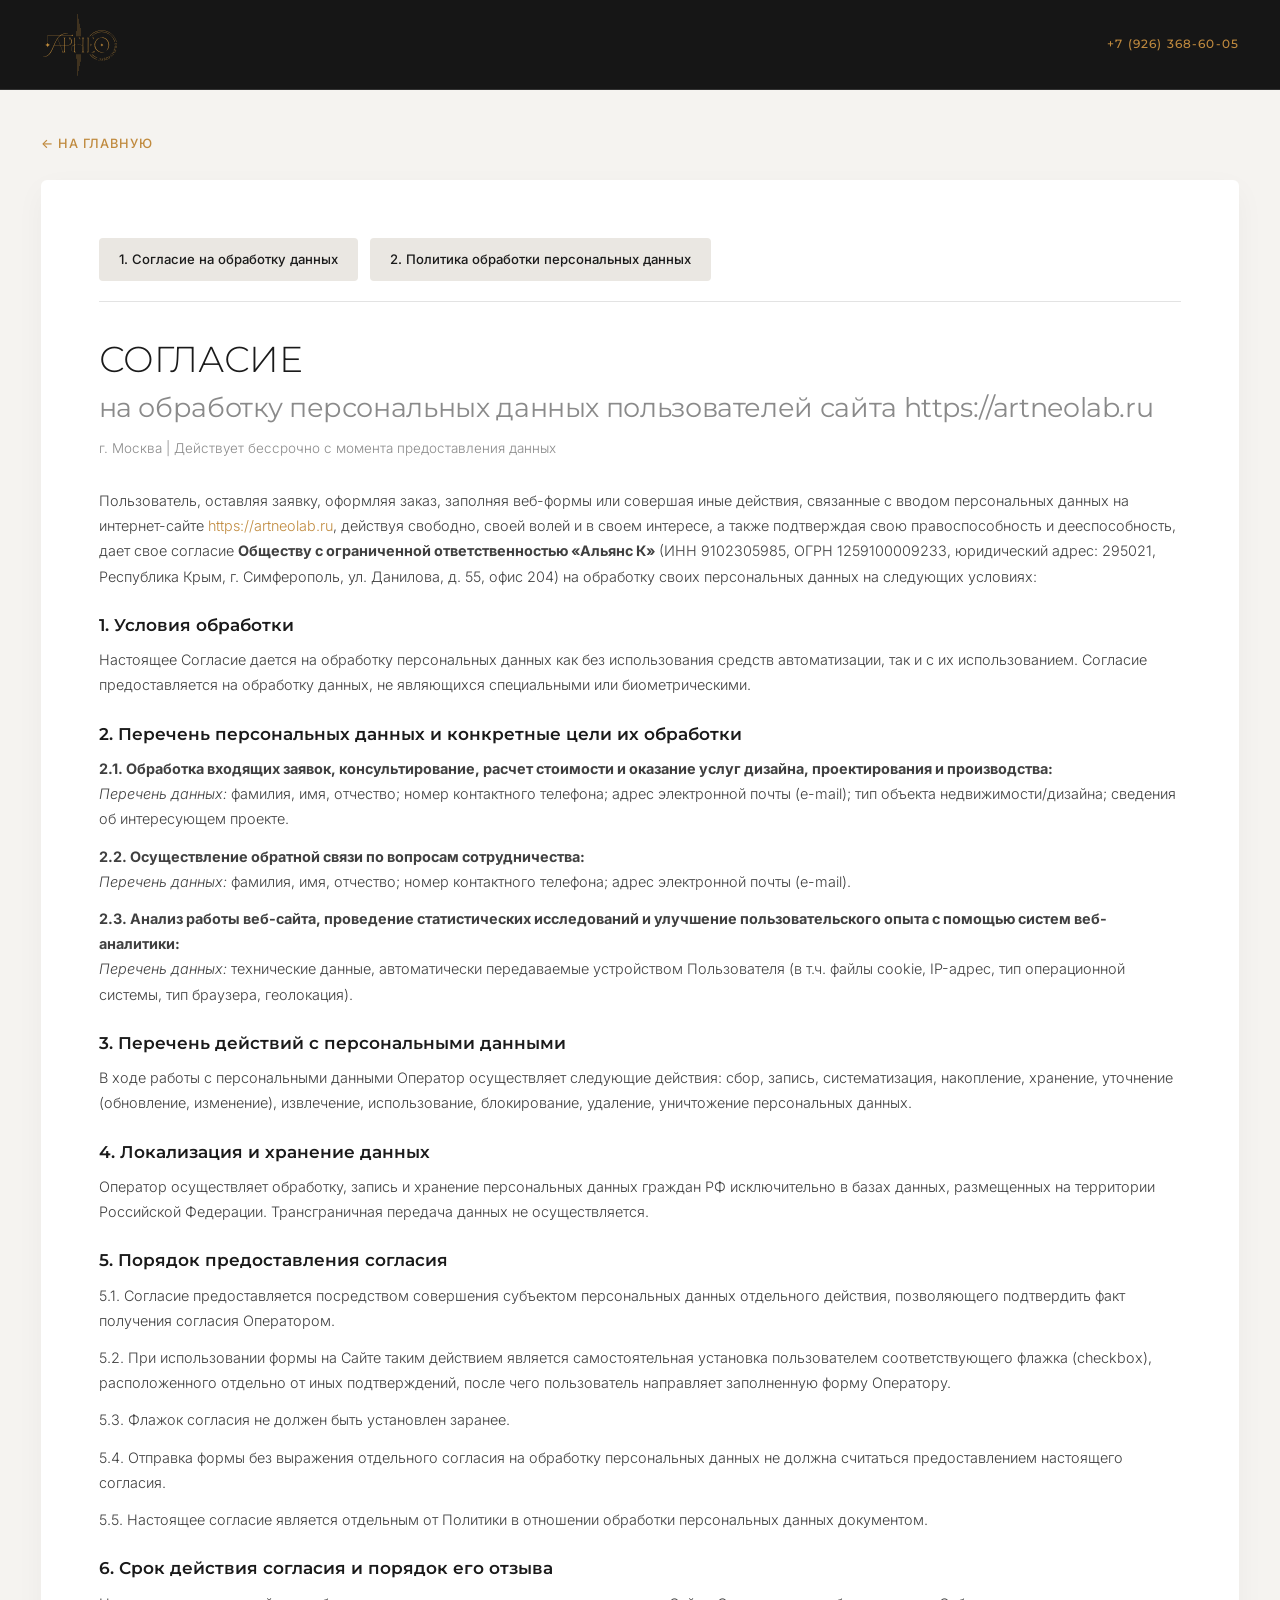
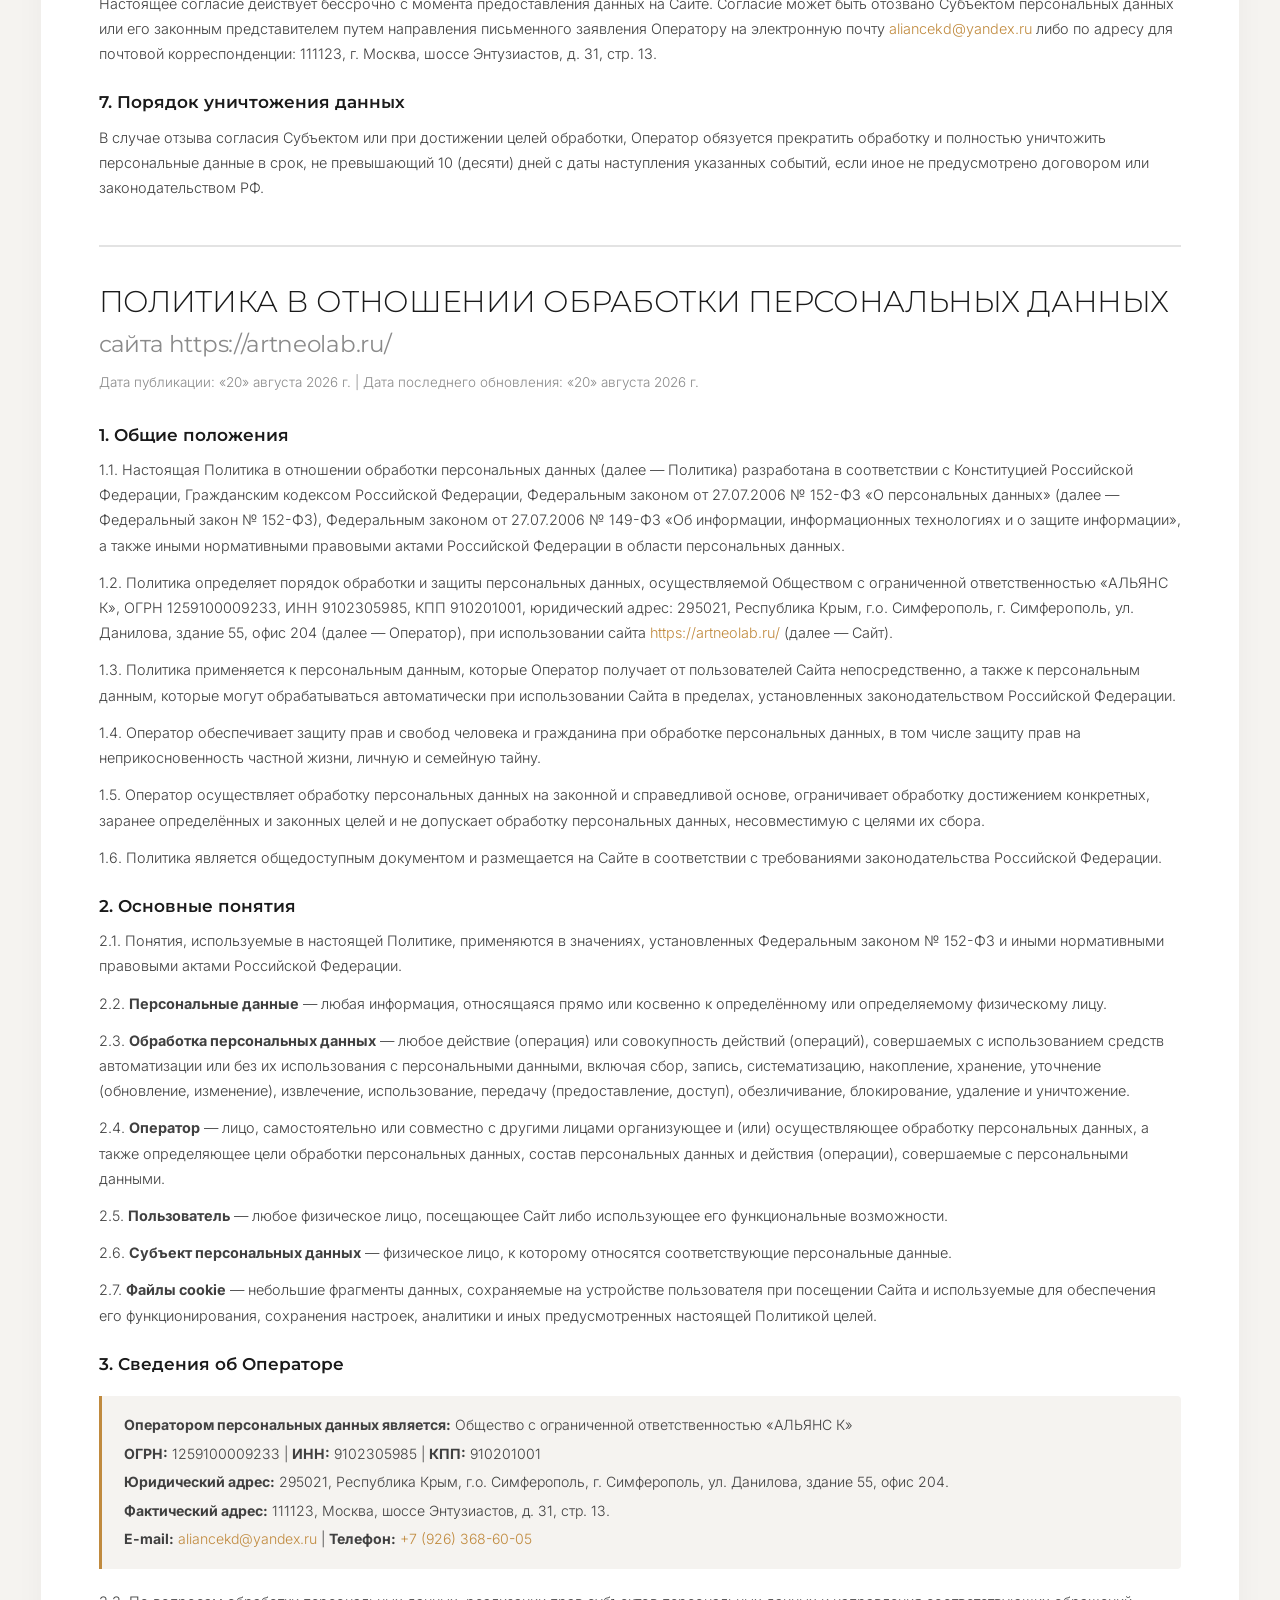
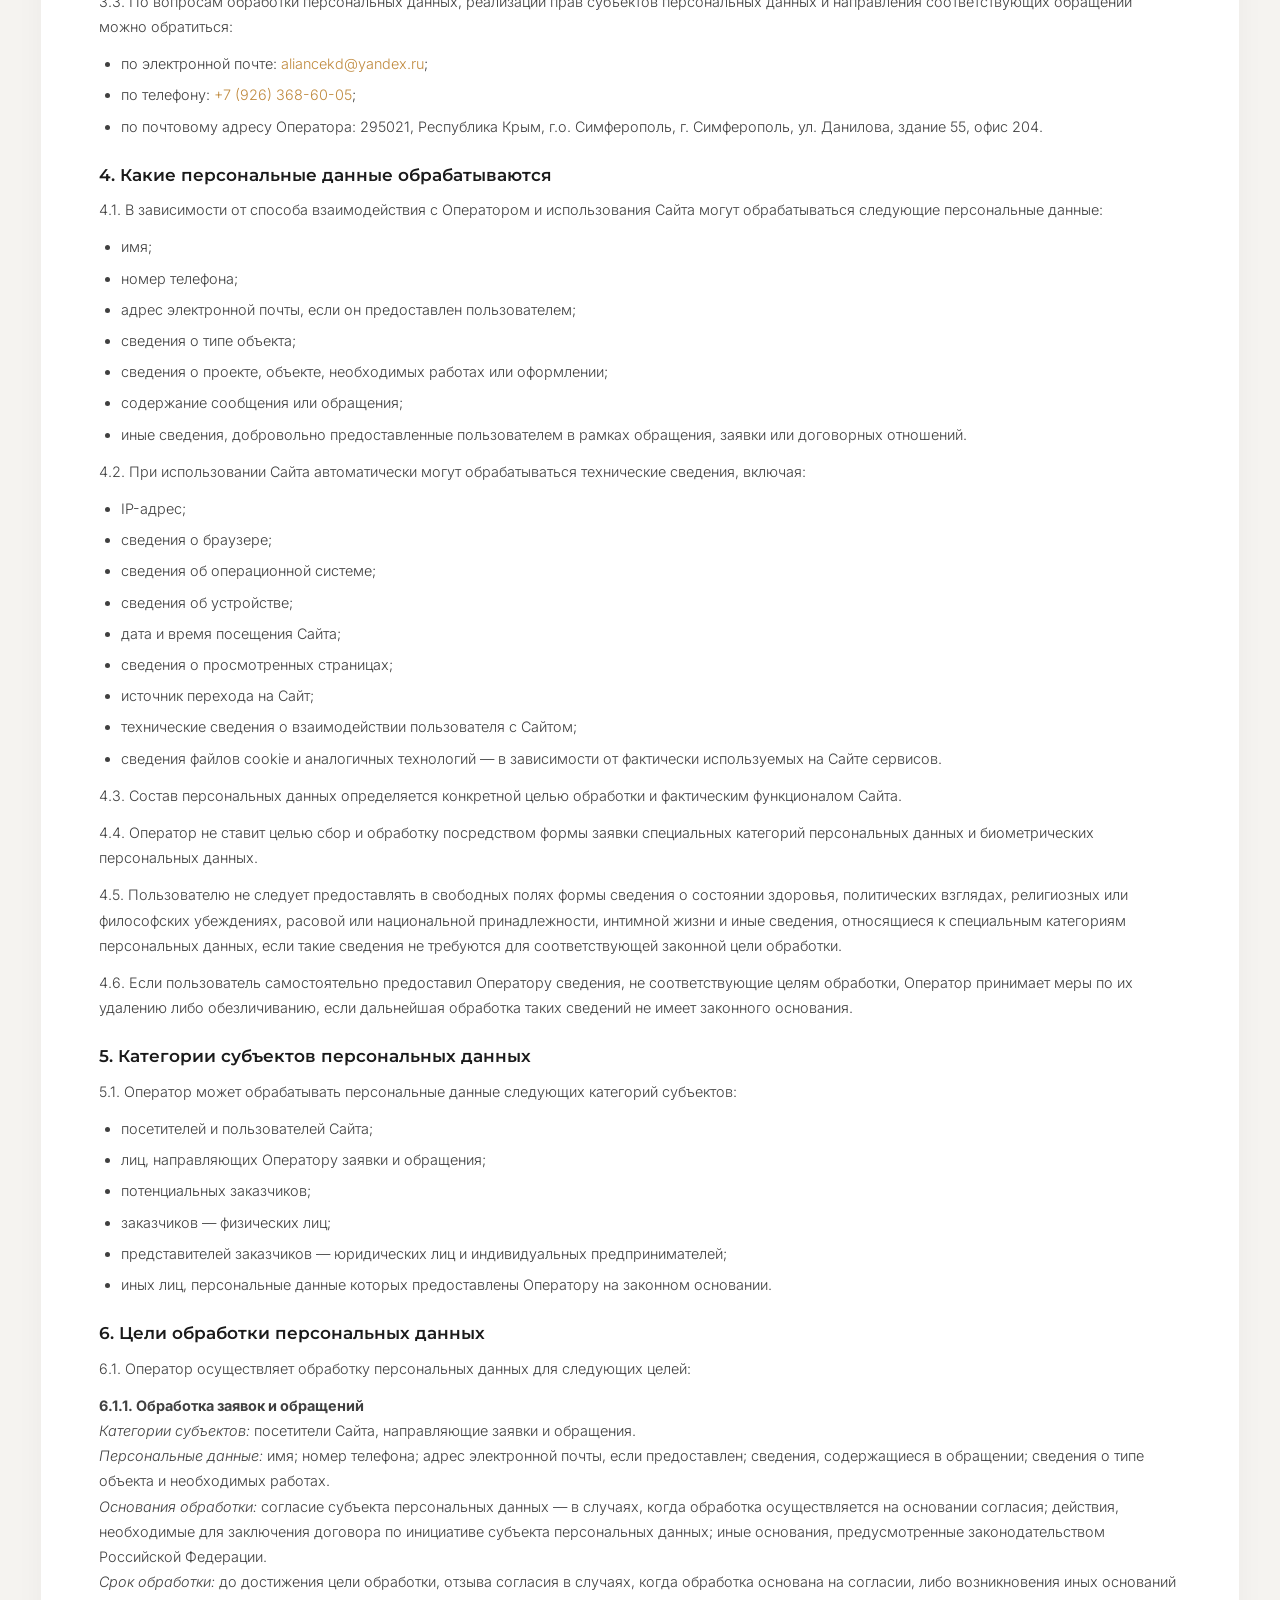
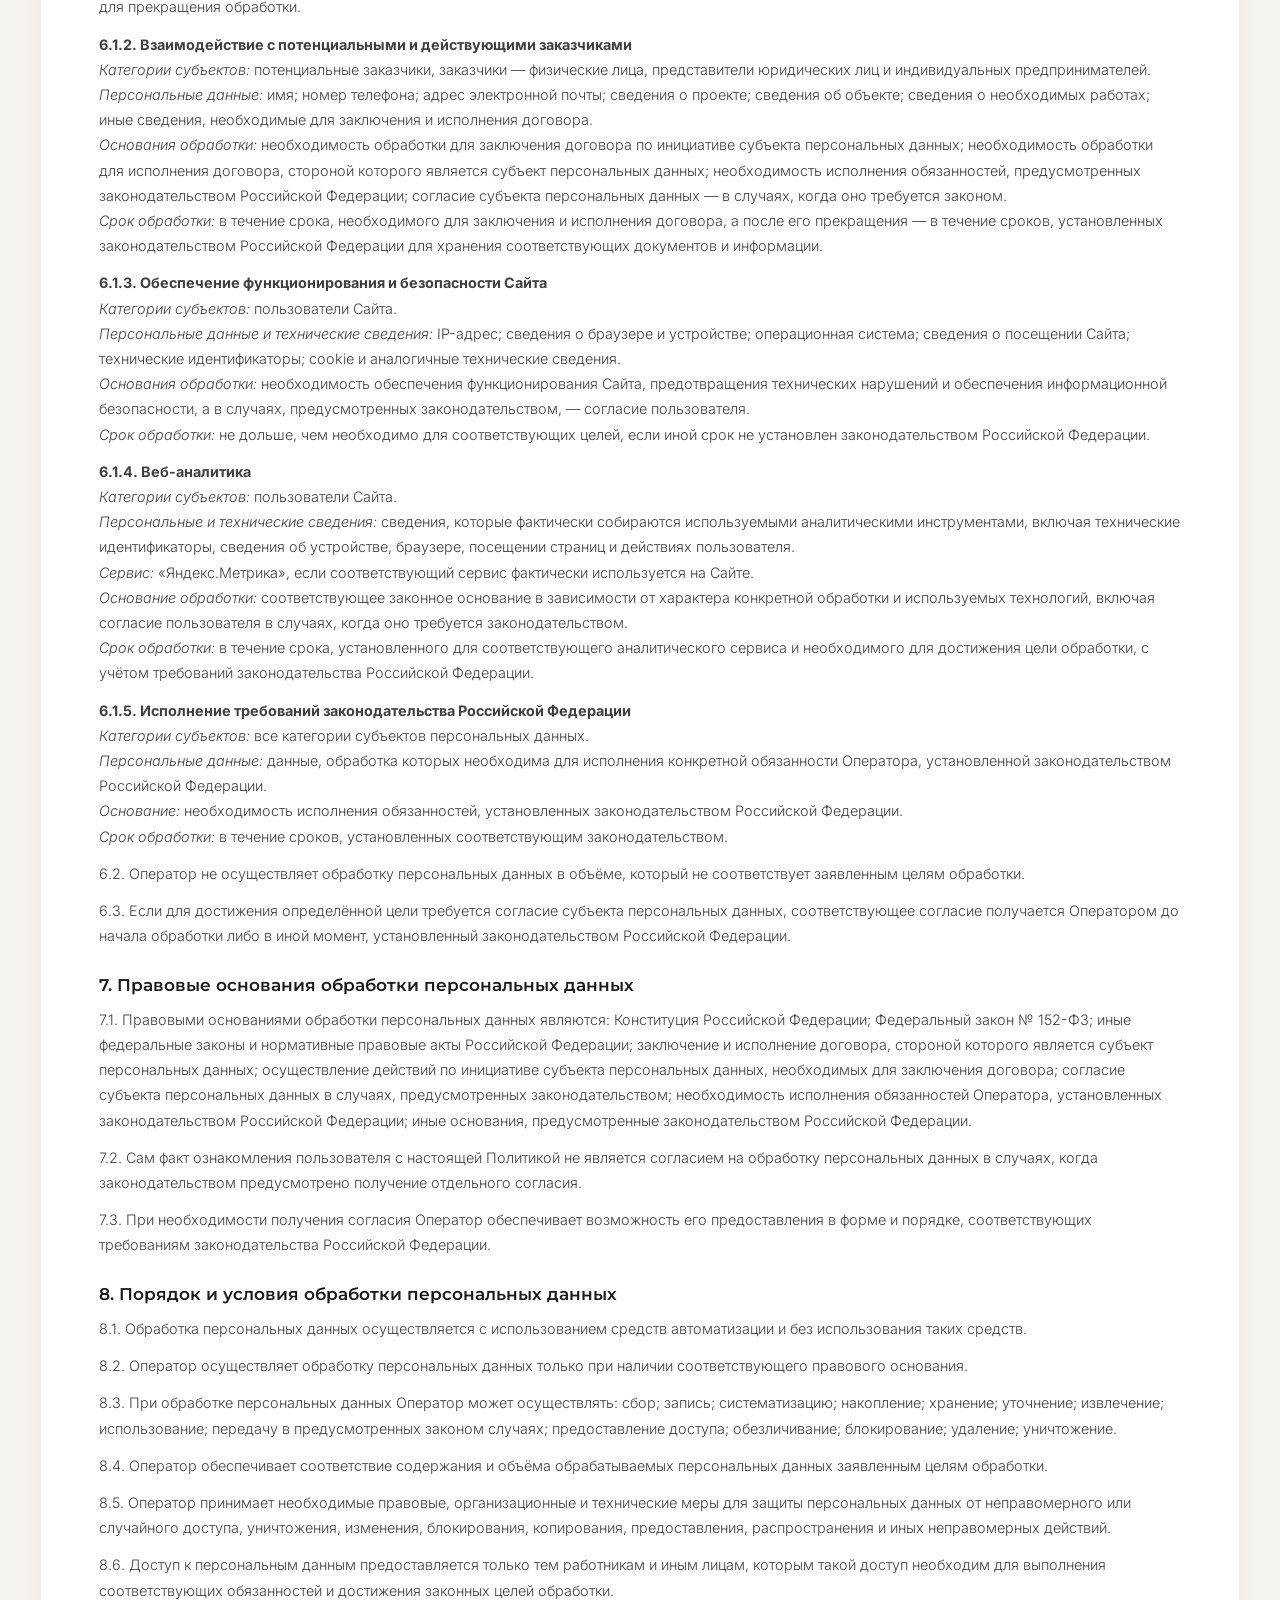
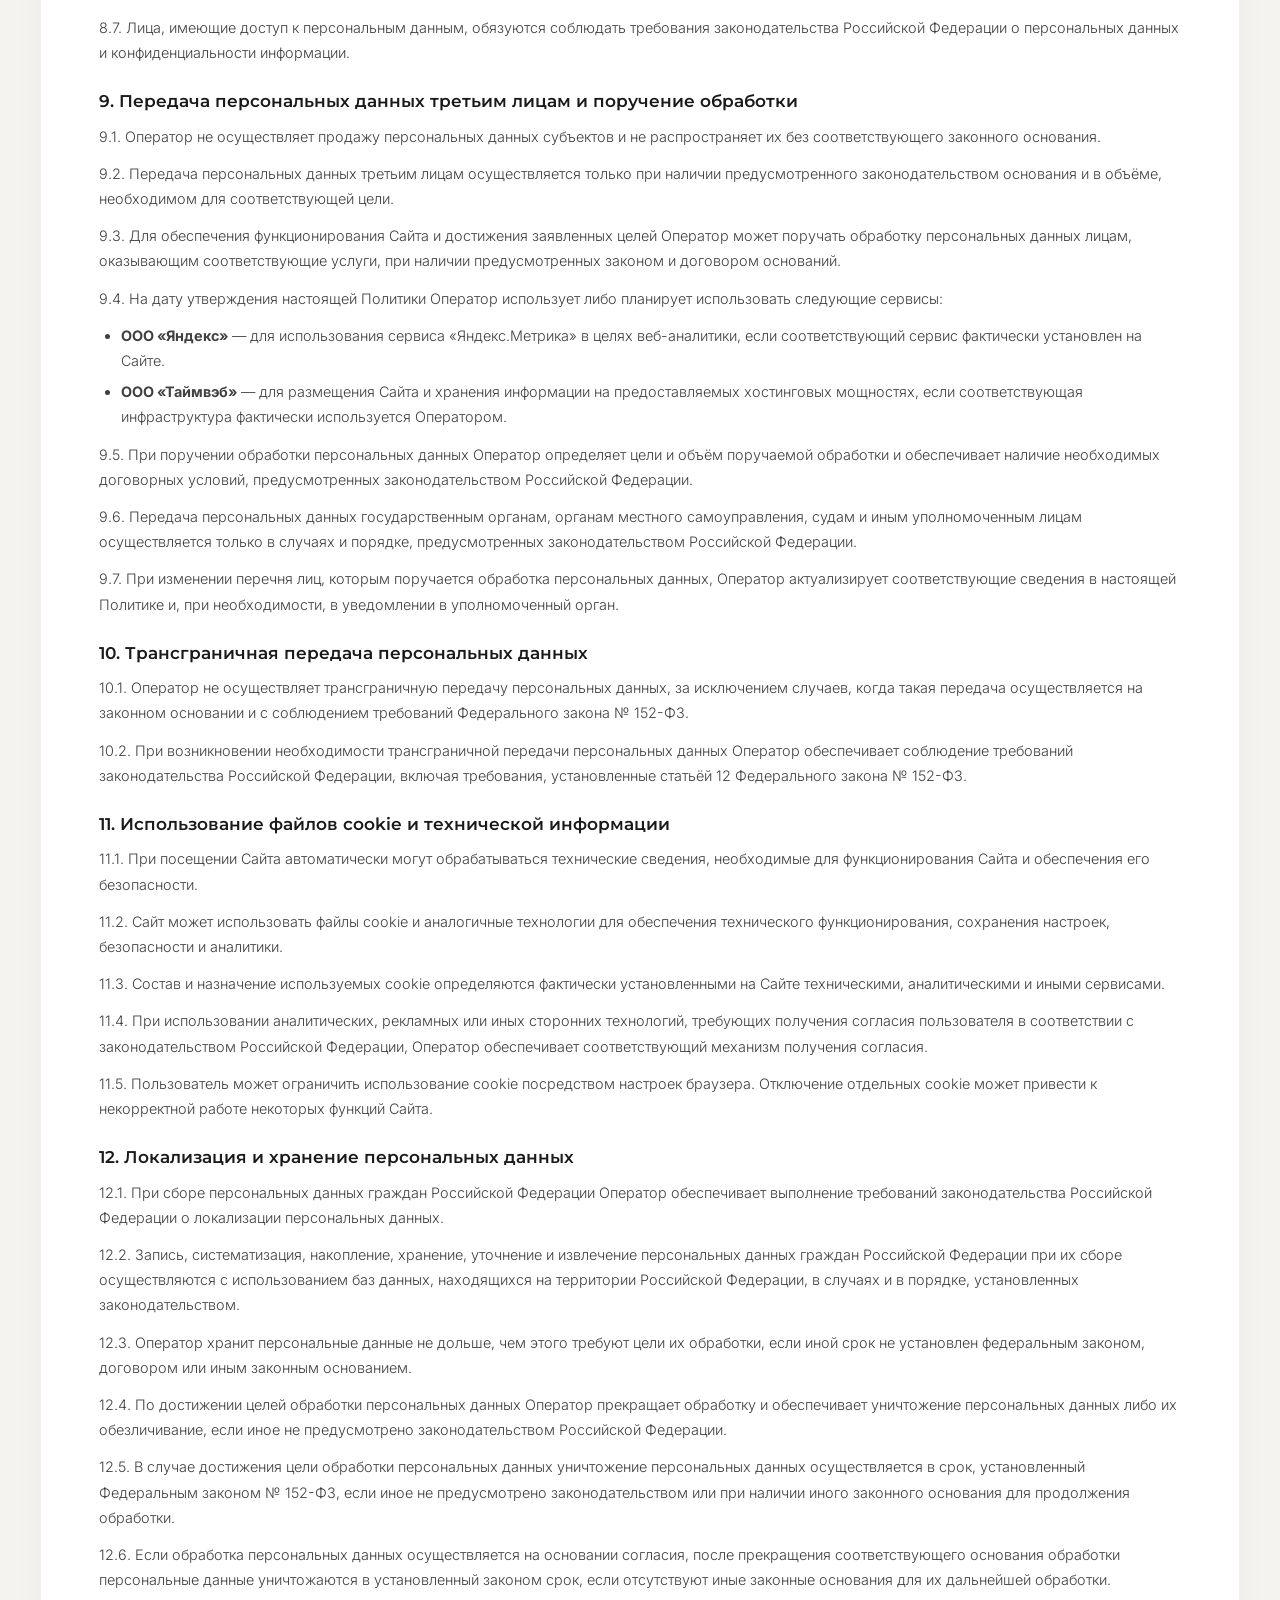
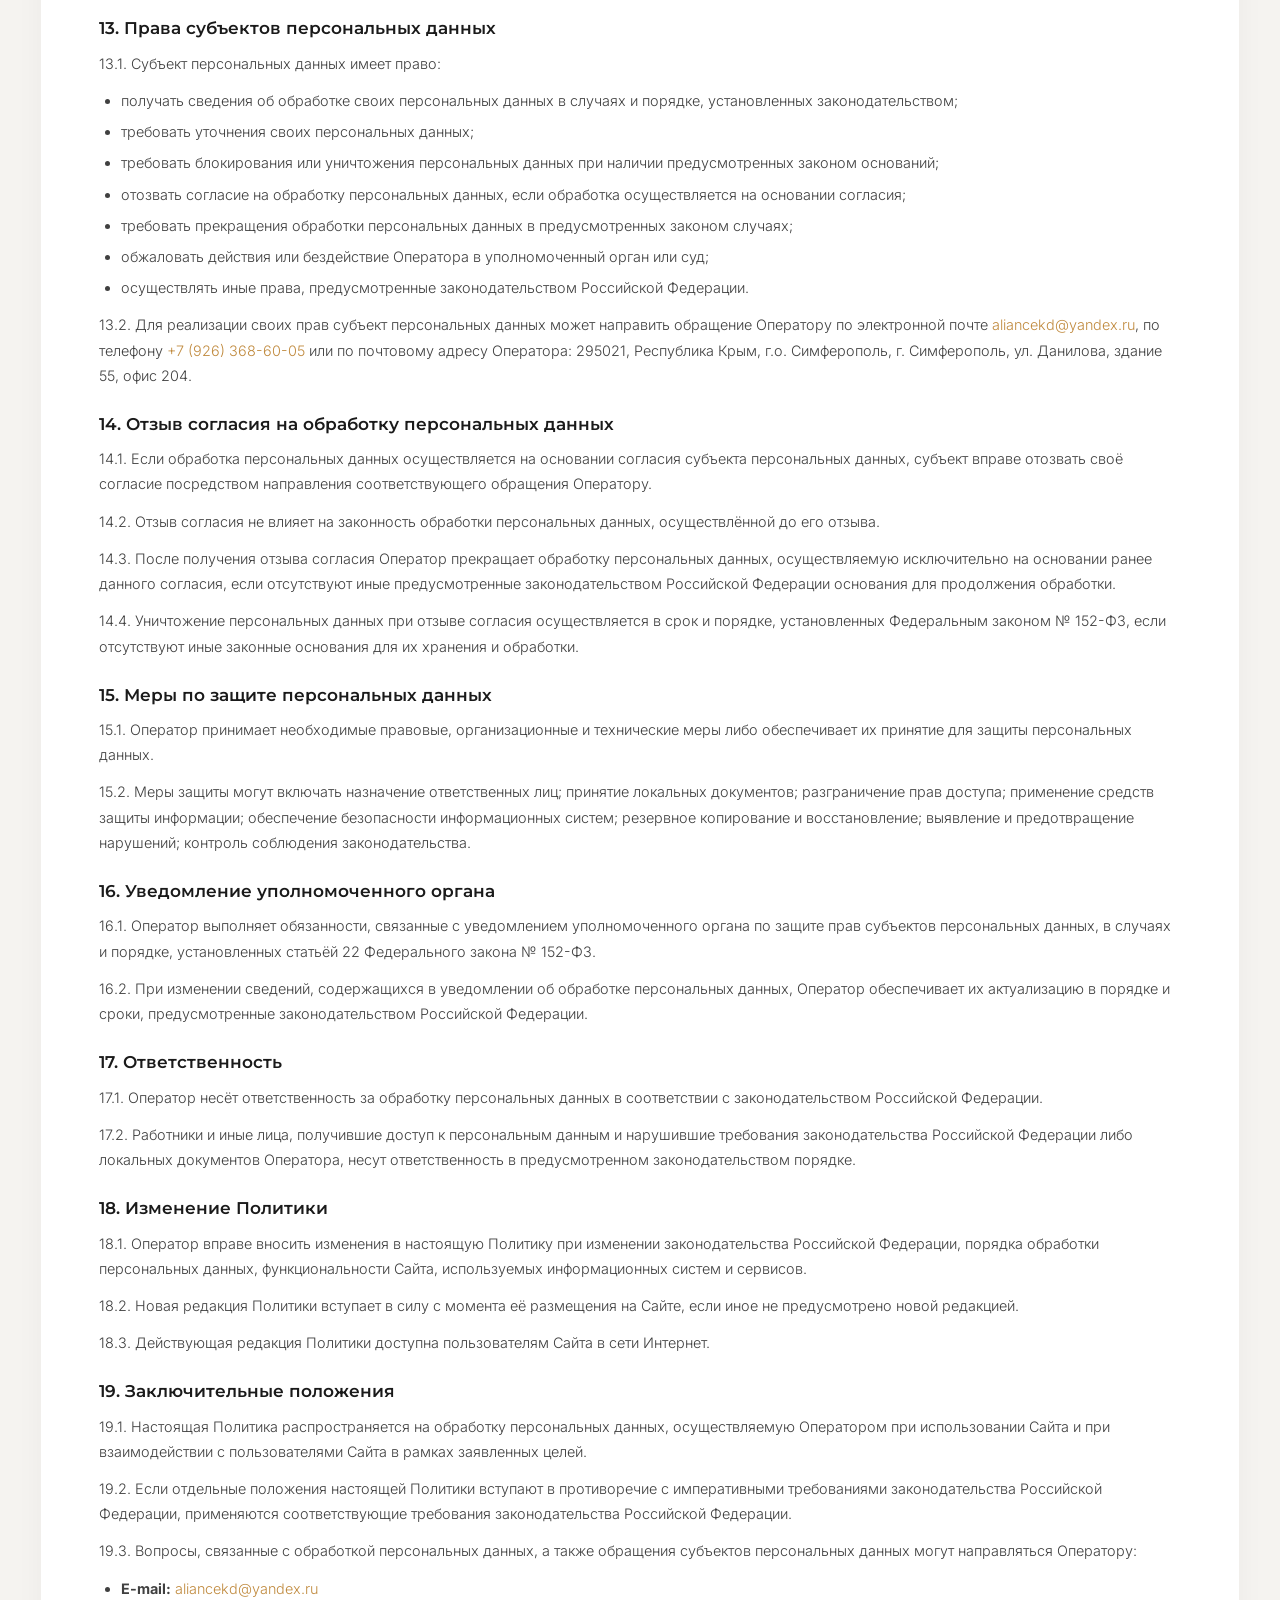
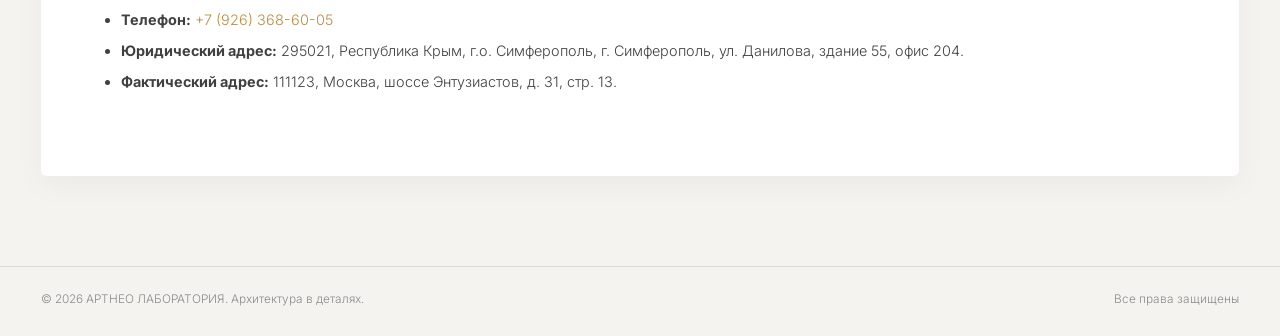
<file: privacy.html>
<!DOCTYPE html>
<html lang="ru">
<head>
<meta charset="UTF-8">
<meta name="viewport" content="width=device-width, initial-scale=1">
<title>Политика обработки персональных данных и Согласие — АРТНЕО ЛАБОРАТОРИЯ</title>
<meta name="description" content="Политика обработки персональных данных и Согласие на обработку персональных данных пользователей сайта https://artneolab.ru/">
<meta name="robots" content="noindex, follow">
<link rel="icon" href="assets/icons/favicon.svg" type="image/svg+xml">
<link rel="preconnect" href="https://fonts.googleapis.com">
<link rel="preconnect" href="https://fonts.gstatic.com" crossorigin>
<link href="https://fonts.googleapis.com/css2?family=Montserrat:wght@300;400;500;600&family=Inter:wght@300;400;500&display=swap" rel="stylesheet">
<link rel="stylesheet" href="css/styles.css">
<style>
.privacy-page { padding: 130px 0 90px; background: var(--light); color: var(--txt-dark); }
.privacy-card { background: #fff; padding: clamp(24px, 4.5vw, 60px); border-radius: 6px; box-shadow: 0 10px 30px rgba(0,0,0,0.04); }
.privacy-nav-tabs { display: flex; flex-wrap: wrap; gap: 12px; margin-bottom: 35px; border-bottom: 1px solid var(--line-l); padding-bottom: 20px; }
.privacy-tab-btn { display: inline-flex; align-items: center; padding: 10px 20px; border-radius: 4px; background: var(--light-2); color: var(--txt-dark); font-size: .82rem; font-weight: 500; text-decoration: none; transition: .25s var(--ease); }
.privacy-tab-btn:hover { background: var(--gold); color: #fff; }
.privacy-card h1 { font-size: clamp(1.6rem, 2.8vw, 2.3rem); margin-bottom: 10px; color: var(--txt-dark); line-height: 1.25; }
.privacy-card h2.doc-title { font-size: clamp(1.4rem, 2.4vw, 1.9rem); margin: 45px 0 10px; color: var(--txt-dark); padding-top: 35px; border-top: 2px solid var(--line-l); line-height: 1.3; }
.privacy-card p.subtitle { font-size: .84rem; color: var(--txt-soft); margin-bottom: 28px; }
.privacy-section { margin-bottom: 24px; }
.privacy-section h3 { font-size: 1.05rem; font-weight: 600; margin-bottom: 10px; color: var(--txt-dark); text-transform: none; letter-spacing: 0; }
.privacy-section p, .privacy-section ul, .privacy-section ol { font-size: .9rem; line-height: 1.75; color: #404040; margin-bottom: 12px; }
.privacy-section ul { padding-left: 22px; list-style: disc; }
.privacy-section ol { padding-left: 22px; list-style: decimal; }
.privacy-section li { margin-bottom: 6px; }
.privacy-info-box { background: var(--light); border-left: 3px solid var(--gold); padding: 18px 22px; margin: 20px 0; border-radius: 0 4px 4px 0; }
.privacy-info-box p { margin: 0 0 6px; font-size: .88rem; line-height: 1.6; }
.privacy-info-box p:last-child { margin-bottom: 0; }
.back-link { display: inline-flex; align-items: center; gap: 8px; color: var(--gold); font-size: .8rem; font-weight: 500; text-transform: uppercase; letter-spacing: .08em; margin-bottom: 25px; transition: color .3s; }
.back-link:hover { color: var(--gold-2); }
</style>

<!-- Bitrix24 Call Tracker -->
<script>
(function(w,d,u){
var s=d.createElement('script');s.async=true;s.src=u+'?'+(Date.now()/60000|0);
var h=d.getElementsByTagName('script')[0];h.parentNode.insertBefore(s,h);
})(window,document,'https://cdn-ru.bitrix24.ru/b38887484/crm/tag/call.tracker.js');
</script>

<!-- Yandex.Metrika counter -->
<script type="text/javascript">
    (function(m,e,t,r,i,k,a){
        m[i]=m[i]||function(){(m[i].a=m[i].a||[]).push(arguments)};
        m[i].l=1*new Date();
        for (var j = 0; j < document.scripts.length; j++) {if (document.scripts[j].src === r) { return; }}
        k=e.createElement(t),a=e.getElementsByTagName(t)[0],k.async=1,k.src=r,a.parentNode.insertBefore(k,a)
    })(window, document,'script','https://mc.yandex.ru/metrika/tag.js?id=112050700', 'ym');

    ym(112050700, 'init', {ssr:true, webvisor:true, clickmap:true, ecommerce:"dataLayer", referrer: document.referrer, url: location.href, accurateTrackBounce:true, trackLinks:true});
</script>
<!-- /Yandex.Metrika counter -->
</head>
<body>
<noscript><div><img src="https://mc.yandex.ru/watch/112050700" style="position:absolute; left:-9999px;" alt="" /></div></noscript>

<!-- Header -->
<header class="header is-stuck" id="header">
  <div class="wrap header__inner">
    <a href="index.html" class="logo" aria-label="АРТНЕО ЛАБОРАТОРИЯ">
      <img src="assets/icons/logo-mark.svg" alt="АРТНЕО ЛАБОРАТОРИЯ">
    </a>
    <div class="header__right">
      <a href="tel:+79263686005" class="header__phone">+7 (926) 368-60-05</a>
    </div>
  </div>
</header>

<main class="privacy-page">
  <div class="wrap">
    <a href="index.html" class="back-link">&larr; На главную</a>
    
    <article class="privacy-card">
      <div class="privacy-nav-tabs">
        <a href="#consent" class="privacy-tab-btn">1. Согласие на обработку данных</a>
        <a href="#policy" class="privacy-tab-btn">2. Политика обработки персональных данных</a>
      </div>

      <!-- СОГЛАСИЕ -->
      <section id="consent">
        <h1>СОГЛАСИЕ<br><span style="font-size:0.75em;font-weight:400;color:var(--txt-soft);">на обработку персональных данных пользователей сайта https://artneolab.ru</span></h1>
        <p class="subtitle">г. Москва | Действует бессрочно с момента предоставления данных</p>

        <div class="privacy-section">
          <p>Пользователь, оставляя заявку, оформляя заказ, заполняя веб-формы или совершая иные действия, связанные с вводом персональных данных на интернет-сайте <a href="https://artneolab.ru" target="_blank" style="color:var(--gold);">https://artneolab.ru</a>, действуя свободно, своей волей и в своем интересе, а также подтверждая свою правоспособность и дееспособность, дает свое согласие <strong>Обществу с ограниченной ответственностью «Альянс К»</strong> (ИНН 9102305985, ОГРН 1259100009233, юридический адрес: 295021, Республика Крым, г. Симферополь, ул. Данилова, д. 55, офис 204) на обработку своих персональных данных на следующих условиях:</p>
        </div>

        <div class="privacy-section">
          <h3>1. Условия обработки</h3>
          <p>Настоящее Согласие дается на обработку персональных данных как без использования средств автоматизации, так и с их использованием. Согласие предоставляется на обработку данных, не являющихся специальными или биометрическими.</p>
        </div>

        <div class="privacy-section">
          <h3>2. Перечень персональных данных и конкретные цели их обработки</h3>
          <p><strong>2.1. Обработка входящих заявок, консультирование, расчет стоимости и оказание услуг дизайна, проектирования и производства:</strong><br>
          <em>Перечень данных:</em> фамилия, имя, отчество; номер контактного телефона; адрес электронной почты (e-mail); тип объекта недвижимости/дизайна; сведения об интересующем проекте.</p>
          <p><strong>2.2. Осуществление обратной связи по вопросам сотрудничества:</strong><br>
          <em>Перечень данных:</em> фамилия, имя, отчество; номер контактного телефона; адрес электронной почты (e-mail).</p>
          <p><strong>2.3. Анализ работы веб-сайта, проведение статистических исследований и улучшение пользовательского опыта с помощью систем веб-аналитики:</strong><br>
          <em>Перечень данных:</em> технические данные, автоматически передаваемые устройством Пользователя (в т.ч. файлы cookie, IP-адрес, тип операционной системы, тип браузера, геолокация).</p>
        </div>

        <div class="privacy-section">
          <h3>3. Перечень действий с персональными данными</h3>
          <p>В ходе работы с персональными данными Оператор осуществляет следующие действия: сбор, запись, систематизация, накопление, хранение, уточнение (обновление, изменение), извлечение, использование, блокирование, удаление, уничтожение персональных данных.</p>
        </div>

        <div class="privacy-section">
          <h3>4. Локализация и хранение данных</h3>
          <p>Оператор осуществляет обработку, запись и хранение персональных данных граждан РФ исключительно в базах данных, размещенных на территории Российской Федерации. Трансграничная передача данных не осуществляется.</p>
        </div>

        <div class="privacy-section">
          <h3>5. Порядок предоставления согласия</h3>
          <p>5.1. Согласие предоставляется посредством совершения субъектом персональных данных отдельного действия, позволяющего подтвердить факт получения согласия Оператором.</p>
          <p>5.2. При использовании формы на Сайте таким действием является самостоятельная установка пользователем соответствующего флажка (checkbox), расположенного отдельно от иных подтверждений, после чего пользователь направляет заполненную форму Оператору.</p>
          <p>5.3. Флажок согласия не должен быть установлен заранее.</p>
          <p>5.4. Отправка формы без выражения отдельного согласия на обработку персональных данных не должна считаться предоставлением настоящего согласия.</p>
          <p>5.5. Настоящее согласие является отдельным от Политики в отношении обработки персональных данных документом.</p>
        </div>

        <div class="privacy-section">
          <h3>6. Срок действия согласия и порядок его отзыва</h3>
          <p>Настоящее согласие действует бессрочно с момента предоставления данных на Сайте. Согласие может быть отозвано Субъектом персональных данных или его законным представителем путем направления письменного заявления Оператору на электронную почту <a href="mailto:aliancekd@yandex.ru" style="color:var(--gold);">aliancekd@yandex.ru</a> либо по адресу для почтовой корреспонденции: 111123, г. Москва, шоссе Энтузиастов, д. 31, стр. 13.</p>
        </div>

        <div class="privacy-section">
          <h3>7. Порядок уничтожения данных</h3>
          <p>В случае отзыва согласия Субъектом или при достижении целей обработки, Оператор обязуется прекратить обработку и полностью уничтожить персональные данные в срок, не превышающий 10 (десяти) дней с даты наступления указанных событий, если иное не предусмотрено договором или законодательством РФ.</p>
        </div>
      </section>

      <!-- ПОЛИТИКА -->
      <section id="policy">
        <h2 class="doc-title">ПОЛИТИКА В ОТНОШЕНИИ ОБРАБОТКИ ПЕРСОНАЛЬНЫХ ДАННЫХ<br><span style="font-size:0.75em;font-weight:400;color:var(--txt-soft);">сайта https://artneolab.ru/</span></h2>
        <p class="subtitle">Дата публикации: «20» августа 2026 г. | Дата последнего обновления: «20» августа 2026 г.</p>

        <div class="privacy-section">
          <h3>1. Общие положения</h3>
          <p>1.1. Настоящая Политика в отношении обработки персональных данных (далее — Политика) разработана в соответствии с Конституцией Российской Федерации, Гражданским кодексом Российской Федерации, Федеральным законом от 27.07.2006 № 152-ФЗ «О персональных данных» (далее — Федеральный закон № 152-ФЗ), Федеральным законом от 27.07.2006 № 149-ФЗ «Об информации, информационных технологиях и о защите информации», а также иными нормативными правовыми актами Российской Федерации в области персональных данных.</p>
          <p>1.2. Политика определяет порядок обработки и защиты персональных данных, осуществляемой Обществом с ограниченной ответственностью «АЛЬЯНС К», ОГРН 1259100009233, ИНН 9102305985, КПП 910201001, юридический адрес: 295021, Республика Крым, г.о. Симферополь, г. Симферополь, ул. Данилова, здание 55, офис 204 (далее — Оператор), при использовании сайта <a href="https://artneolab.ru/" target="_blank" style="color:var(--gold);">https://artneolab.ru/</a> (далее — Сайт).</p>
          <p>1.3. Политика применяется к персональным данным, которые Оператор получает от пользователей Сайта непосредственно, а также к персональным данным, которые могут обрабатываться автоматически при использовании Сайта в пределах, установленных законодательством Российской Федерации.</p>
          <p>1.4. Оператор обеспечивает защиту прав и свобод человека и гражданина при обработке персональных данных, в том числе защиту прав на неприкосновенность частной жизни, личную и семейную тайну.</p>
          <p>1.5. Оператор осуществляет обработку персональных данных на законной и справедливой основе, ограничивает обработку достижением конкретных, заранее определённых и законных целей и не допускает обработку персональных данных, несовместимую с целями их сбора.</p>
          <p>1.6. Политика является общедоступным документом и размещается на Сайте в соответствии с требованиями законодательства Российской Федерации.</p>
        </div>

        <div class="privacy-section">
          <h3>2. Основные понятия</h3>
          <p>2.1. Понятия, используемые в настоящей Политике, применяются в значениях, установленных Федеральным законом № 152-ФЗ и иными нормативными правовыми актами Российской Федерации.</p>
          <p>2.2. <strong>Персональные данные</strong> — любая информация, относящаяся прямо или косвенно к определённому или определяемому физическому лицу.</p>
          <p>2.3. <strong>Обработка персональных данных</strong> — любое действие (операция) или совокупность действий (операций), совершаемых с использованием средств автоматизации или без их использования с персональными данными, включая сбор, запись, систематизацию, накопление, хранение, уточнение (обновление, изменение), извлечение, использование, передачу (предоставление, доступ), обезличивание, блокирование, удаление и уничтожение.</p>
          <p>2.4. <strong>Оператор</strong> — лицо, самостоятельно или совместно с другими лицами организующее и (или) осуществляющее обработку персональных данных, а также определяющее цели обработки персональных данных, состав персональных данных и действия (операции), совершаемые с персональными данными.</p>
          <p>2.5. <strong>Пользователь</strong> — любое физическое лицо, посещающее Сайт либо использующее его функциональные возможности.</p>
          <p>2.6. <strong>Субъект персональных данных</strong> — физическое лицо, к которому относятся соответствующие персональные данные.</p>
          <p>2.7. <strong>Файлы cookie</strong> — небольшие фрагменты данных, сохраняемые на устройстве пользователя при посещении Сайта и используемые для обеспечения его функционирования, сохранения настроек, аналитики и иных предусмотренных настоящей Политикой целей.</p>
        </div>

        <div class="privacy-section">
          <h3>3. Сведения об Операторе</h3>
          <div class="privacy-info-box">
            <p><strong>Оператором персональных данных является:</strong> Общество с ограниченной ответственностью «АЛЬЯНС К»</p>
            <p><strong>ОГРН:</strong> 1259100009233 | <strong>ИНН:</strong> 9102305985 | <strong>КПП:</strong> 910201001</p>
            <p><strong>Юридический адрес:</strong> 295021, Республика Крым, г.о. Симферополь, г. Симферополь, ул. Данилова, здание 55, офис 204.</p>
            <p><strong>Фактический адрес:</strong> 111123, Москва, шоссе Энтузиастов, д. 31, стр. 13.</p>
            <p><strong>E-mail:</strong> <a href="mailto:aliancekd@yandex.ru" style="color:var(--gold);">aliancekd@yandex.ru</a> | <strong>Телефон:</strong> <a href="tel:+79263686005" style="color:var(--gold);">+7 (926) 368-60-05</a></p>
          </div>
          <p>3.3. По вопросам обработки персональных данных, реализации прав субъектов персональных данных и направления соответствующих обращений можно обратиться:</p>
          <ul>
            <li>по электронной почте: <a href="mailto:aliancekd@yandex.ru" style="color:var(--gold);">aliancekd@yandex.ru</a>;</li>
            <li>по телефону: <a href="tel:+79263686005" style="color:var(--gold);">+7 (926) 368-60-05</a>;</li>
            <li>по почтовому адресу Оператора: 295021, Республика Крым, г.о. Симферополь, г. Симферополь, ул. Данилова, здание 55, офис 204.</li>
          </ul>
        </div>

        <div class="privacy-section">
          <h3>4. Какие персональные данные обрабатываются</h3>
          <p>4.1. В зависимости от способа взаимодействия с Оператором и использования Сайта могут обрабатываться следующие персональные данные:</p>
          <ul>
            <li>имя;</li>
            <li>номер телефона;</li>
            <li>адрес электронной почты, если он предоставлен пользователем;</li>
            <li>сведения о типе объекта;</li>
            <li>сведения о проекте, объекте, необходимых работах или оформлении;</li>
            <li>содержание сообщения или обращения;</li>
            <li>иные сведения, добровольно предоставленные пользователем в рамках обращения, заявки или договорных отношений.</li>
          </ul>
          <p>4.2. При использовании Сайта автоматически могут обрабатываться технические сведения, включая:</p>
          <ul>
            <li>IP-адрес;</li>
            <li>сведения о браузере;</li>
            <li>сведения об операционной системе;</li>
            <li>сведения об устройстве;</li>
            <li>дата и время посещения Сайта;</li>
            <li>сведения о просмотренных страницах;</li>
            <li>источник перехода на Сайт;</li>
            <li>технические сведения о взаимодействии пользователя с Сайтом;</li>
            <li>сведения файлов cookie и аналогичных технологий — в зависимости от фактически используемых на Сайте сервисов.</li>
          </ul>
          <p>4.3. Состав персональных данных определяется конкретной целью обработки и фактическим функционалом Сайта.</p>
          <p>4.4. Оператор не ставит целью сбор и обработку посредством формы заявки специальных категорий персональных данных и биометрических персональных данных.</p>
          <p>4.5. Пользователю не следует предоставлять в свободных полях формы сведения о состоянии здоровья, политических взглядах, религиозных или философских убеждениях, расовой или национальной принадлежности, интимной жизни и иные сведения, относящиеся к специальным категориям персональных данных, если такие сведения не требуются для соответствующей законной цели обработки.</p>
          <p>4.6. Если пользователь самостоятельно предоставил Оператору сведения, не соответствующие целям обработки, Оператор принимает меры по их удалению либо обезличиванию, если дальнейшая обработка таких сведений не имеет законного основания.</p>
        </div>

        <div class="privacy-section">
          <h3>5. Категории субъектов персональных данных</h3>
          <p>5.1. Оператор может обрабатывать персональные данные следующих категорий субъектов:</p>
          <ul>
            <li>посетителей и пользователей Сайта;</li>
            <li>лиц, направляющих Оператору заявки и обращения;</li>
            <li>потенциальных заказчиков;</li>
            <li>заказчиков — физических лиц;</li>
            <li>представителей заказчиков — юридических лиц и индивидуальных предпринимателей;</li>
            <li>иных лиц, персональные данные которых предоставлены Оператору на законном основании.</li>
          </ul>
        </div>

        <div class="privacy-section">
          <h3>6. Цели обработки персональных данных</h3>
          <p>6.1. Оператор осуществляет обработку персональных данных для следующих целей:</p>
          
          <p><strong>6.1.1. Обработка заявок и обращений</strong><br>
          <em>Категории субъектов:</em> посетители Сайта, направляющие заявки и обращения.<br>
          <em>Персональные данные:</em> имя; номер телефона; адрес электронной почты, если предоставлен; сведения, содержащиеся в обращении; сведения о типе объекта и необходимых работах.<br>
          <em>Основания обработки:</em> согласие субъекта персональных данных — в случаях, когда обработка осуществляется на основании согласия; действия, необходимые для заключения договора по инициативе субъекта персональных данных; иные основания, предусмотренные законодательством Российской Федерации.<br>
          <em>Срок обработки:</em> до достижения цели обработки, отзыва согласия в случаях, когда обработка основана на согласии, либо возникновения иных оснований для прекращения обработки.</p>

          <p><strong>6.1.2. Взаимодействие с потенциальными и действующими заказчиками</strong><br>
          <em>Категории субъектов:</em> потенциальные заказчики, заказчики — физические лица, представители юридических лиц и индивидуальных предпринимателей.<br>
          <em>Персональные данные:</em> имя; номер телефона; адрес электронной почты; сведения о проекте; сведения об объекте; сведения о необходимых работах; иные сведения, необходимые для заключения и исполнения договора.<br>
          <em>Основания обработки:</em> необходимость обработки для заключения договора по инициативе субъекта персональных данных; необходимость обработки для исполнения договора, стороной которого является субъект персональных данных; необходимость исполнения обязанностей, предусмотренных законодательством Российской Федерации; согласие субъекта персональных данных — в случаях, когда оно требуется законом.<br>
          <em>Срок обработки:</em> в течение срока, необходимого для заключения и исполнения договора, а после его прекращения — в течение сроков, установленных законодательством Российской Федерации для хранения соответствующих документов и информации.</p>

          <p><strong>6.1.3. Обеспечение функционирования и безопасности Сайта</strong><br>
          <em>Категории субъектов:</em> пользователи Сайта.<br>
          <em>Персональные данные и технические сведения:</em> IP-адрес; сведения о браузере и устройстве; операционная система; сведения о посещении Сайта; технические идентификаторы; cookie и аналогичные технические сведения.<br>
          <em>Основания обработки:</em> необходимость обеспечения функционирования Сайта, предотвращения технических нарушений и обеспечения информационной безопасности, а в случаях, предусмотренных законодательством, — согласие пользователя.<br>
          <em>Срок обработки:</em> не дольше, чем необходимо для соответствующих целей, если иной срок не установлен законодательством Российской Федерации.</p>

          <p><strong>6.1.4. Веб-аналитика</strong><br>
          <em>Категории субъектов:</em> пользователи Сайта.<br>
          <em>Персональные и технические сведения:</em> сведения, которые фактически собираются используемыми аналитическими инструментами, включая технические идентификаторы, сведения об устройстве, браузере, посещении страниц и действиях пользователя.<br>
          <em>Сервис:</em> «Яндекс.Метрика», если соответствующий сервис фактически используется на Сайте.<br>
          <em>Основание обработки:</em> соответствующее законное основание в зависимости от характера конкретной обработки и используемых технологий, включая согласие пользователя в случаях, когда оно требуется законодательством.<br>
          <em>Срок обработки:</em> в течение срока, установленного для соответствующего аналитического сервиса и необходимого для достижения цели обработки, с учётом требований законодательства Российской Федерации.</p>

          <p><strong>6.1.5. Исполнение требований законодательства Российской Федерации</strong><br>
          <em>Категории субъектов:</em> все категории субъектов персональных данных.<br>
          <em>Персональные данные:</em> данные, обработка которых необходима для исполнения конкретной обязанности Оператора, установленной законодательством Российской Федерации.<br>
          <em>Основание:</em> необходимость исполнения обязанностей, установленных законодательством Российской Федерации.<br>
          <em>Срок обработки:</em> в течение сроков, установленных соответствующим законодательством.</p>

          <p>6.2. Оператор не осуществляет обработку персональных данных в объёме, который не соответствует заявленным целям обработки.</p>
          <p>6.3. Если для достижения определённой цели требуется согласие субъекта персональных данных, соответствующее согласие получается Оператором до начала обработки либо в иной момент, установленный законодательством Российской Федерации.</p>
        </div>

        <div class="privacy-section">
          <h3>7. Правовые основания обработки персональных данных</h3>
          <p>7.1. Правовыми основаниями обработки персональных данных являются: Конституция Российской Федерации; Федеральный закон № 152-ФЗ; иные федеральные законы и нормативные правовые акты Российской Федерации; заключение и исполнение договора, стороной которого является субъект персональных данных; осуществление действий по инициативе субъекта персональных данных, необходимых для заключения договора; согласие субъекта персональных данных в случаях, предусмотренных законодательством; необходимость исполнения обязанностей Оператора, установленных законодательством Российской Федерации; иные основания, предусмотренные законодательством Российской Федерации.</p>
          <p>7.2. Сам факт ознакомления пользователя с настоящей Политикой не является согласием на обработку персональных данных в случаях, когда законодательством предусмотрено получение отдельного согласия.</p>
          <p>7.3. При необходимости получения согласия Оператор обеспечивает возможность его предоставления в форме и порядке, соответствующих требованиям законодательства Российской Федерации.</p>
        </div>

        <div class="privacy-section">
          <h3>8. Порядок и условия обработки персональных данных</h3>
          <p>8.1. Обработка персональных данных осуществляется с использованием средств автоматизации и без использования таких средств.</p>
          <p>8.2. Оператор осуществляет обработку персональных данных только при наличии соответствующего правового основания.</p>
          <p>8.3. При обработке персональных данных Оператор может осуществлять: сбор; запись; систематизацию; накопление; хранение; уточнение; извлечение; использование; передачу в предусмотренных законом случаях; предоставление доступа; обезличивание; блокирование; удаление; уничтожение.</p>
          <p>8.4. Оператор обеспечивает соответствие содержания и объёма обрабатываемых персональных данных заявленным целям обработки.</p>
          <p>8.5. Оператор принимает необходимые правовые, организационные и технические меры для защиты персональных данных от неправомерного или случайного доступа, уничтожения, изменения, блокирования, копирования, предоставления, распространения и иных неправомерных действий.</p>
          <p>8.6. Доступ к персональным данным предоставляется только тем работникам и иным лицам, которым такой доступ необходим для выполнения соответствующих обязанностей и достижения законных целей обработки.</p>
          <p>8.7. Лица, имеющие доступ к персональным данным, обязуются соблюдать требования законодательства Российской Федерации о персональных данных и конфиденциальности информации.</p>
        </div>

        <div class="privacy-section">
          <h3>9. Передача персональных данных третьим лицам и поручение обработки</h3>
          <p>9.1. Оператор не осуществляет продажу персональных данных субъектов и не распространяет их без соответствующего законного основания.</p>
          <p>9.2. Передача персональных данных третьим лицам осуществляется только при наличии предусмотренного законодательством основания и в объёме, необходимом для соответствующей цели.</p>
          <p>9.3. Для обеспечения функционирования Сайта и достижения заявленных целей Оператор может поручать обработку персональных данных лицам, оказывающим соответствующие услуги, при наличии предусмотренных законом и договором оснований.</p>
          <p>9.4. На дату утверждения настоящей Политики Оператор использует либо планирует использовать следующие сервисы:</p>
          <ul>
            <li><strong>ООО «Яндекс»</strong> — для использования сервиса «Яндекс.Метрика» в целях веб-аналитики, если соответствующий сервис фактически установлен на Сайте.</li>
            <li><strong>ООО «Таймвэб»</strong> — для размещения Сайта и хранения информации на предоставляемых хостинговых мощностях, если соответствующая инфраструктура фактически используется Оператором.</li>
          </ul>
          <p>9.5. При поручении обработки персональных данных Оператор определяет цели и объём поручаемой обработки и обеспечивает наличие необходимых договорных условий, предусмотренных законодательством Российской Федерации.</p>
          <p>9.6. Передача персональных данных государственным органам, органам местного самоуправления, судам и иным уполномоченным лицам осуществляется только в случаях и порядке, предусмотренных законодательством Российской Федерации.</p>
          <p>9.7. При изменении перечня лиц, которым поручается обработка персональных данных, Оператор актуализирует соответствующие сведения в настоящей Политике и, при необходимости, в уведомлении в уполномоченный орган.</p>
        </div>

        <div class="privacy-section">
          <h3>10. Трансграничная передача персональных данных</h3>
          <p>10.1. Оператор не осуществляет трансграничную передачу персональных данных, за исключением случаев, когда такая передача осуществляется на законном основании и с соблюдением требований Федерального закона № 152-ФЗ.</p>
          <p>10.2. При возникновении необходимости трансграничной передачи персональных данных Оператор обеспечивает соблюдение требований законодательства Российской Федерации, включая требования, установленные статьёй 12 Федерального закона № 152-ФЗ.</p>
        </div>

        <div class="privacy-section">
          <h3>11. Использование файлов cookie и технической информации</h3>
          <p>11.1. При посещении Сайта автоматически могут обрабатываться технические сведения, необходимые для функционирования Сайта и обеспечения его безопасности.</p>
          <p>11.2. Сайт может использовать файлы cookie и аналогичные технологии для обеспечения технического функционирования, сохранения настроек, безопасности и аналитики.</p>
          <p>11.3. Состав и назначение используемых cookie определяются фактически установленными на Сайте техническими, аналитическими и иными сервисами.</p>
          <p>11.4. При использовании аналитических, рекламных или иных сторонних технологий, требующих получения согласия пользователя в соответствии с законодательством Российской Федерации, Оператор обеспечивает соответствующий механизм получения согласия.</p>
          <p>11.5. Пользователь может ограничить использование cookie посредством настроек браузера. Отключение отдельных cookie может привести к некорректной работе некоторых функций Сайта.</p>
        </div>

        <div class="privacy-section">
          <h3>12. Локализация и хранение персональных данных</h3>
          <p>12.1. При сборе персональных данных граждан Российской Федерации Оператор обеспечивает выполнение требований законодательства Российской Федерации о локализации персональных данных.</p>
          <p>12.2. Запись, систематизация, накопление, хранение, уточнение и извлечение персональных данных граждан Российской Федерации при их сборе осуществляются с использованием баз данных, находящихся на территории Российской Федерации, в случаях и в порядке, установленных законодательством.</p>
          <p>12.3. Оператор хранит персональные данные не дольше, чем этого требуют цели их обработки, если иной срок не установлен федеральным законом, договором или иным законным основанием.</p>
          <p>12.4. По достижении целей обработки персональных данных Оператор прекращает обработку и обеспечивает уничтожение персональных данных либо их обезличивание, если иное не предусмотрено законодательством Российской Федерации.</p>
          <p>12.5. В случае достижения цели обработки персональных данных уничтожение персональных данных осуществляется в срок, установленный Федеральным законом № 152-ФЗ, если иное не предусмотрено законодательством или при наличии иного законного основания для продолжения обработки.</p>
          <p>12.6. Если обработка персональных данных осуществляется на основании согласия, после прекращения соответствующего основания обработки персональные данные уничтожаются в установленный законом срок, если отсутствуют иные законные основания для их дальнейшей обработки.</p>
        </div>

        <div class="privacy-section">
          <h3>13. Права субъектов персональных данных</h3>
          <p>13.1. Субъект персональных данных имеет право:</p>
          <ul>
            <li>получать сведения об обработке своих персональных данных в случаях и порядке, установленных законодательством;</li>
            <li>требовать уточнения своих персональных данных;</li>
            <li>требовать блокирования или уничтожения персональных данных при наличии предусмотренных законом оснований;</li>
            <li>отозвать согласие на обработку персональных данных, если обработка осуществляется на основании согласия;</li>
            <li>требовать прекращения обработки персональных данных в предусмотренных законом случаях;</li>
            <li>обжаловать действия или бездействие Оператора в уполномоченный орган или суд;</li>
            <li>осуществлять иные права, предусмотренные законодательством Российской Федерации.</li>
          </ul>
          <p>13.2. Для реализации своих прав субъект персональных данных может направить обращение Оператору по электронной почте <a href="mailto:aliancekd@yandex.ru" style="color:var(--gold);">aliancekd@yandex.ru</a>, по телефону <a href="tel:+79263686005" style="color:var(--gold);">+7 (926) 368-60-05</a> или по почтовому адресу Оператора: 295021, Республика Крым, г.о. Симферополь, г. Симферополь, ул. Данилова, здание 55, офис 204.</p>
        </div>

        <div class="privacy-section">
          <h3>14. Отзыв согласия на обработку персональных данных</h3>
          <p>14.1. Если обработка персональных данных осуществляется на основании согласия субъекта персональных данных, субъект вправе отозвать своё согласие посредством направления соответствующего обращения Оператору.</p>
          <p>14.2. Отзыв согласия не влияет на законность обработки персональных данных, осуществлённой до его отзыва.</p>
          <p>14.3. После получения отзыва согласия Оператор прекращает обработку персональных данных, осуществляемую исключительно на основании ранее данного согласия, если отсутствуют иные предусмотренные законодательством Российской Федерации основания для продолжения обработки.</p>
          <p>14.4. Уничтожение персональных данных при отзыве согласия осуществляется в срок и порядке, установленных Федеральным законом № 152-ФЗ, если отсутствуют иные законные основания для их хранения и обработки.</p>
        </div>

        <div class="privacy-section">
          <h3>15. Меры по защите персональных данных</h3>
          <p>15.1. Оператор принимает необходимые правовые, организационные и технические меры либо обеспечивает их принятие для защиты персональных данных.</p>
          <p>15.2. Меры защиты могут включать назначение ответственных лиц; принятие локальных документов; разграничение прав доступа; применение средств защиты информации; обеспечение безопасности информационных систем; резервное копирование и восстановление; выявление и предотвращение нарушений; контроль соблюдения законодательства.</p>
        </div>

        <div class="privacy-section">
          <h3>16. Уведомление уполномоченного органа</h3>
          <p>16.1. Оператор выполняет обязанности, связанные с уведомлением уполномоченного органа по защите прав субъектов персональных данных, в случаях и порядке, установленных статьёй 22 Федерального закона № 152-ФЗ.</p>
          <p>16.2. При изменении сведений, содержащихся в уведомлении об обработке персональных данных, Оператор обеспечивает их актуализацию в порядке и сроки, предусмотренные законодательством Российской Федерации.</p>
        </div>

        <div class="privacy-section">
          <h3>17. Ответственность</h3>
          <p>17.1. Оператор несёт ответственность за обработку персональных данных в соответствии с законодательством Российской Федерации.</p>
          <p>17.2. Работники и иные лица, получившие доступ к персональным данным и нарушившие требования законодательства Российской Федерации либо локальных документов Оператора, несут ответственность в предусмотренном законодательством порядке.</p>
        </div>

        <div class="privacy-section">
          <h3>18. Изменение Политики</h3>
          <p>18.1. Оператор вправе вносить изменения в настоящую Политику при изменении законодательства Российской Федерации, порядка обработки персональных данных, функциональности Сайта, используемых информационных систем и сервисов.</p>
          <p>18.2. Новая редакция Политики вступает в силу с момента её размещения на Сайте, если иное не предусмотрено новой редакцией.</p>
          <p>18.3. Действующая редакция Политики доступна пользователям Сайта в сети Интернет.</p>
        </div>

        <div class="privacy-section">
          <h3>19. Заключительные положения</h3>
          <p>19.1. Настоящая Политика распространяется на обработку персональных данных, осуществляемую Оператором при использовании Сайта и при взаимодействии с пользователями Сайта в рамках заявленных целей.</p>
          <p>19.2. Если отдельные положения настоящей Политики вступают в противоречие с императивными требованиями законодательства Российской Федерации, применяются соответствующие требования законодательства Российской Федерации.</p>
          <p>19.3. Вопросы, связанные с обработкой персональных данных, а также обращения субъектов персональных данных могут направляться Оператору:</p>
          <ul>
            <li><strong>E-mail:</strong> <a href="mailto:aliancekd@yandex.ru" style="color:var(--gold);">aliancekd@yandex.ru</a></li>
            <li><strong>Телефон:</strong> <a href="tel:+79263686005" style="color:var(--gold);">+7 (926) 368-60-05</a></li>
            <li><strong>Юридический адрес:</strong> 295021, Республика Крым, г.о. Симферополь, г. Симферополь, ул. Данилова, здание 55, офис 204.</li>
            <li><strong>Фактический адрес:</strong> 111123, Москва, шоссе Энтузиастов, д. 31, стр. 13.</li>
          </ul>
        </div>
      </section>
    </article>
  </div>
</main>

<footer class="footer">
  <div class="wrap footer__inner">
    <span>© 2026 АРТНЕО ЛАБОРАТОРИЯ. Архитектура в деталях.</span>
    <span>Все права защищены</span>
  </div>
</footer>

</body>
</html>
</file>
<file: css/styles.css>
:root{
  --black:#0D0D0D;
  --black-2:#141414;
  --black-3:#1C1C1C;
  --light:#F5F3F0;
  --light-2:#EAE7E2;
  --white:#FFFFFF;
  --gold:#C08A3E;
  --gold-2:#D9A85C;
  --txt-dark:#1A1A1A;
  --txt-soft:#8A8A8A;
  --txt-light:rgba(255,255,255,.62);
  --line-d:rgba(255,255,255,.12);
  --line-l:rgba(26,26,26,.12);
  --head:230px;
  --ease:cubic-bezier(.22,.61,.36,1);
}

*,*::before,*::after{box-sizing:border-box}
html{scroll-behavior:smooth}
body{
  margin:0;background:var(--black);color:var(--white);
  font-family:'Inter',system-ui,sans-serif;font-size:15px;line-height:1.75;font-weight:300;
  -webkit-font-smoothing:antialiased;overflow-x:hidden;
}
img{max-width:100%;display:block}
a{color:inherit;text-decoration:none}
ul,ol{margin:0;padding:0;list-style:none}
p{margin:0 0 1em}
section[id]{scroll-margin-top:var(--head)}

h1,h2,h3{font-family:'Montserrat',sans-serif;font-weight:300;margin:0;line-height:1.18;letter-spacing:-.01em}
h1{font-size:clamp(2.1rem,4vw,3.9rem)}
h2{font-size:clamp(1.7rem,3vw,2.9rem)}
h3{font-size:.86rem;font-weight:500;letter-spacing:.06em;text-transform:uppercase;line-height:1.45}

.wrap{max-width:1440px;margin:0 auto;padding:0 clamp(20px,3.2vw,56px);width:100%}
.section{padding:clamp(60px,6.5vw,110px) 0}
.section--top0{padding-top:0}
.section--light{background:var(--light);color:var(--txt-dark)}

.eyebrow{
  font-family:'Montserrat',sans-serif;font-size:.66rem;font-weight:500;letter-spacing:.28em;
  text-transform:uppercase;color:var(--gold);margin:0 0 22px;
}
.eyebrow--dark{color:var(--txt-dark);opacity:.55}
.secbar{display:flex;align-items:center;justify-content:space-between;gap:20px;
  padding-bottom:22px;border-bottom:1px solid var(--line-l);margin-bottom:clamp(22px,2.6vw,38px)}
.secbar .eyebrow{margin:0}

/* --------- Кнопки --------- */
.btn{
  display:inline-flex;align-items:center;justify-content:center;gap:12px;
  padding:16px 34px;font-family:'Montserrat',sans-serif;font-size:.68rem;font-weight:500;
  letter-spacing:.18em;text-transform:uppercase;border:1px solid transparent;
  cursor:pointer;transition:.35s var(--ease);
}
.btn--gold{background:var(--gold);color:#fff}
.btn--gold:hover{background:var(--gold-2)}
.btn--link{padding:16px 0;color:#fff;background:none}
.btn--link img{width:22px;transition:.3s var(--ease)}
.btn--link:hover img{transform:translateX(6px)}
.btn--link-dark{color:var(--txt-dark);padding:0;font-size:.64rem}
.btn--wide{width:100%}

/* ================= ШАПКА ================= */
.header{
  position:fixed;inset:0 0 auto 0;z-index:70;height:var(--head);
  display:flex;align-items:center;transition:.4s var(--ease);
  background:linear-gradient(rgba(13,13,13,.72),rgba(13,13,13,0));
}
.header.is-stuck{background:rgba(13,13,13,.96);height:90px;backdrop-filter:blur(10px);border-bottom:1px solid var(--line-d)}
.header__inner{display:flex;align-items:center;justify-content:space-between;width:100%;flex-wrap:nowrap;gap:24px}
.logo{display:flex;align-items:center;margin-top:10px;flex-shrink:0;transition:.4s var(--ease)}
.logo img{height:clamp(150px,15vw,224px);width:auto;max-width:clamp(450px,45vw,650px);object-fit:contain;object-position:left center;transition:.4s var(--ease)}
.header.is-stuck .logo{margin-top:0}
.header.is-stuck .logo img{height:62px;max-width:260px}

.nav{display:flex;align-items:center;gap:clamp(18px,2.4vw,42px)}
.nav__link{font-family:'Montserrat',sans-serif;font-size:.64rem;font-weight:400;
  letter-spacing:.2em;text-transform:uppercase;color:rgba(255,255,255,.72);
  padding:6px 0;border-bottom:1px solid transparent;transition:.3s var(--ease)}
.nav__link:hover{color:#fff}
.nav__link.is-active{color:#fff;border-bottom-color:var(--gold)}
.nav__phone--mob{display:none}

.header__right{display:flex;align-items:center;gap:18px}
.header__phone{font-family:'Montserrat',sans-serif;font-size:.72rem;font-weight:500;letter-spacing:.1em;color:var(--gold);transition:color .3s var(--ease)}
.header__phone:hover{color:var(--gold-2)}
.burger{display:none;width:42px;height:42px;border-radius:50%;background:var(--black-3);border:1px solid var(--line-d);
  position:relative;cursor:pointer;flex:none;transition:.3s var(--ease)}
.burger:hover{background:var(--gold);border-color:var(--gold)}
.burger span{position:absolute;left:12px;width:18px;height:1.4px;background:#fff;transition:.3s var(--ease)}
.burger span:nth-child(1){top:15px}.burger span:nth-child(2){top:20px}.burger span:nth-child(3){top:25px}
.burger.is-open span:nth-child(1){transform:translateY(5px) rotate(45deg)}
.burger.is-open span:nth-child(2){opacity:0}
.burger.is-open span:nth-child(3){transform:translateY(-5px) rotate(-45deg)}
.overlay{position:fixed;inset:0;background:rgba(13,13,13,.7);opacity:0;visibility:hidden;transition:.35s;z-index:65}
.overlay.is-visible{opacity:1;visibility:visible}

/* ================= HERO ================= */
.hero{position:relative;min-height:100svh;display:flex;align-items:center;overflow:hidden;background:var(--black)}
.hero__media{position:absolute;inset:0}
.hero__media img{width:100%;height:100%;object-fit:cover}
.hero__media::after{content:"";position:absolute;inset:0;
  background:linear-gradient(90deg,rgba(10,10,10,.94) 0%,rgba(10,10,10,.72) 38%,rgba(10,10,10,.15) 78%),
             linear-gradient(rgba(10,10,10,.55),rgba(10,10,10,.2) 40%,rgba(10,10,10,.75))}
.hero__inner{position:relative;z-index:2;padding-top:var(--head)}
.hero h1{margin-bottom:clamp(24px,2.6vw,34px);max-width:14em}
.hero__lead{
  color:var(--txt-light);
  font-size:clamp(.88rem,0.95vw,.96rem);
  line-height:1.65;
  margin:0 0 clamp(32px,3.4vw,44px) 0;
  padding:0;
  list-style:none;
  display:flex;
  flex-direction:column;
  gap:12px;
  max-width:600px;
}
.hero__lead-item{
  display:flex;
  align-items:flex-start;
  gap:14px;
}
.hero__star{
  width:11px;
  height:11px;
  min-width:11px;
  min-height:11px;
  fill:var(--gold);
  margin-top:5px;
  flex-shrink:0;
  opacity:.9;
  display:inline-block;
  vertical-align:middle;
}
.hero__actions{display:flex;flex-wrap:wrap;align-items:center;gap:clamp(14px,2vw,34px)}
.marquee{position:absolute;left:0;bottom:0;width:100%;z-index:2;overflow:hidden;
  display:flex;white-space:nowrap;padding:16px 0;
  border-top:1px solid rgba(255,255,255,.06);background:rgba(10,10,10,.4)}
.marquee__track{display:flex;width:max-content;animation:marquee 70s linear infinite}
.marquee:hover .marquee__track{animation-play-state:paused}
.marquee__group{display:flex;align-items:center;white-space:nowrap;flex-shrink:0}
.marquee span{font-family:'Montserrat',sans-serif;font-size:.62rem;font-weight:400;
  letter-spacing:.26em;text-transform:uppercase;color:rgba(255,255,255,.45)}
.marquee__star{width:11px;height:11px;margin:0 14px;fill:var(--gold);opacity:.85;flex:none;display:inline-block;vertical-align:middle}
@keyframes marquee{0%{transform:translateX(0)}100%{transform:translateX(-50%)}}

/* ================= О КОМПАНИИ + ЦИФРЫ ================= */
.about{display:grid;grid-template-columns:1fr 1fr;background:var(--black-2);align-items:stretch}
.about__left{display:flex;flex-direction:column;justify-content:center;
  gap:clamp(36px,5vw,64px);
  padding-top:clamp(60px,8vw,110px);padding-bottom:clamp(60px,8vw,110px);
  padding-left:clamp(20px,3.2vw,56px);
  padding-right:max(clamp(20px,3.2vw,56px), calc((100vw - 1440px)/2 + clamp(20px,3.2vw,56px)))}
.about h2{margin-bottom:24px}
.about__text{
  margin-top:22px;
  color:var(--txt-light);
  font-size:clamp(.84rem,0.92vw,.96rem);
  line-height:1.85;
  max-width:520px;
}
.stats{display:flex;flex-wrap:wrap;gap:clamp(34px,5vw,70px);min-width:170px}
.stats__num{display:block;font-family:'Montserrat',sans-serif;font-size:clamp(2.6rem,4.6vw,4.2rem);
  font-weight:300;color:var(--gold);line-height:1}
.stats__num i{font-style:normal}
.stats__txt{display:block;font-size:.82rem;color:var(--txt-light);line-height:1.5;margin-top:8px}

.about__media{position:relative;margin:0;overflow:hidden}
.about__media img{width:100%;height:100%;object-fit:cover;transition:transform 1.4s var(--ease)}
.about__media::after{content:"";position:absolute;inset:0;pointer-events:none;
  background:linear-gradient(270deg,var(--black-2) 0%,rgba(20,20,20,.65) 24%,transparent 55%),
             linear-gradient(0deg,var(--black-2) 0%,transparent 20%),
             linear-gradient(180deg,var(--black-2) 0%,transparent 20%)}
.about__media:hover img{transform:scale(1.04)}

/* ================= ПРОЕКТЫ (мозаика) ================= */
.mosaic{display:grid;grid-template-columns:1.15fr 1fr 1fr;grid-auto-rows:clamp(180px,17vw,250px);gap:clamp(10px,1.1vw,18px)}
.pcard{position:relative;overflow:hidden;background:var(--black-3)}
.pcard--tall{grid-row:span 2}
.pcard a{display:block;height:100%}
.pcard img{width:100%;height:100%;object-fit:cover;transition:transform 1.1s var(--ease)}
.pcard::after{content:"";position:absolute;inset:0;pointer-events:none;
  background:linear-gradient(transparent 42%,rgba(8,8,8,.82))}
.pcard:hover img{transform:scale(1.06)}
.pcard__body{position:absolute;left:clamp(16px,1.6vw,26px);bottom:clamp(16px,1.6vw,24px);z-index:2;color:#fff}
.pcard__body h3{margin-bottom:5px}
.pcard__body p{margin:0;font-size:.74rem;color:rgba(255,255,255,.6)}
.pcard__arrow{position:absolute;right:clamp(16px,1.6vw,26px);bottom:clamp(16px,1.6vw,24px);z-index:2;
  width:34px;height:34px;display:grid;place-items:center;opacity:.55;transition:.35s var(--ease)}
.pcard__arrow img{width:22px}
.pcard:hover .pcard__arrow{opacity:1;transform:translateX(5px)}

/* ================= БЕГУЩАЯ СТРОКА ================= */
.ticker{
  width:100%;
  overflow:hidden;
  background:var(--black-2);
  border:1px solid var(--line-d);
  padding:16px 0;
  margin-top:clamp(20px,2.2vw,32px);
  user-select:none;
}
.ticker--gold{
  background:var(--gold);
  border-top:1px solid rgba(255,255,255,.15);
  border-bottom:1px solid rgba(255,255,255,.15);
  margin-top:0;
  padding:16px 0;
}
.ticker--gold .ticker__track{
  animation:ticker 75s linear infinite;
}
.ticker--gold .ticker__group span{
  font-family:'Montserrat',sans-serif;
  font-size:.62rem;
  font-weight:400;
  letter-spacing:.26em;
  text-transform:uppercase;
  color:#ffffff;
}
.ticker__star{
  width:12px;
  height:12px;
  margin:0 14px;
  fill:#ffffff;
  opacity:.9;
  flex:none;
  display:inline-block;
  vertical-align:middle;
}
.ticker__star--gold{
  fill:var(--gold);
  margin:0 clamp(16px,2vw,28px);
  opacity:.95;
}
.ticker__track{
  display:flex;
  width:max-content;
  animation:ticker 60s linear infinite;
}
.ticker:hover .ticker__track{
  animation-play-state:paused;
}
.ticker__group{
  display:flex;
  align-items:center;
  white-space:nowrap;
  flex-shrink:0;
}
.ticker__group span{
  font-family:'Montserrat',sans-serif;
  font-size:clamp(.68rem,.85vw,.82rem);
  font-weight:500;
  letter-spacing:.22em;
  text-transform:uppercase;
  color:rgba(255,255,255,.9);
}
.ticker__sep{
  font-style:normal;
  color:var(--gold);
  margin:0 clamp(16px,2vw,28px);
  font-size:.65rem;
  flex:none;
  display:inline-block;
  opacity:.9;
}
@keyframes ticker{
  0%{transform:translateX(0);}
  100%{transform:translateX(-50%);}
}

/* ================= НАПРАВЛЕНИЯ ================= */
.dirs{display:grid;grid-template-columns:repeat(6,1fr);gap:clamp(10px,1.1vw,18px)}
.dir{position:relative;display:block;overflow:hidden;aspect-ratio:3/4;background:var(--black-3)}
.dir img{width:100%;height:100%;object-fit:cover;transition:transform 1.1s var(--ease)}
.dir::after{content:"";position:absolute;inset:0;background:linear-gradient(transparent 38%,rgba(8,8,8,.88))}
.dir:hover img{transform:scale(1.07)}
.dir h3{
  position:absolute;left:10px;right:10px;bottom:14px;z-index:2;
  color:#fff;
  font-size:clamp(.82rem,0.92vw,1.02rem);
  letter-spacing:.03em;
  font-weight:600;
  line-height:1.22;
  text-shadow:0 2px 8px rgba(0,0,0,0.85);
  word-break:break-word;
  transform-origin:left bottom;
  transition:all .35s var(--ease);
}
.dir:hover h3{
  color:var(--gold);
  font-size:clamp(.92rem,1.05vw,1.16rem);
  transform:translateY(-2px);
}

.ggrid{
  display:grid;
  grid-template-columns:repeat(4,1fr);
  grid-template-rows:repeat(8,clamp(140px,13.5vw,210px));
  gap:clamp(12px,1.2vw,20px);
}
.gcard{position:relative;margin:0;overflow:hidden;cursor:zoom-in;background:var(--light-2)}

/* Блок 1 (карточки 1-9) */
.gcard:nth-child(1){grid-column:1 / 3;grid-row:1 / 3}
.gcard:nth-child(2){grid-column:3 / 4;grid-row:1 / 3}
.gcard:nth-child(3){grid-column:4 / 5;grid-row:1 / 2}
.gcard:nth-child(4){grid-column:4 / 5;grid-row:2 / 4}
.gcard:nth-child(5){grid-column:1 / 2;grid-row:3 / 4}
.gcard:nth-child(6){grid-column:2 / 3;grid-row:3 / 5}
.gcard:nth-child(7){grid-column:3 / 4;grid-row:3 / 4}
.gcard:nth-child(8){grid-column:1 / 2;grid-row:4 / 5}
.gcard:nth-child(9){grid-column:3 / 5;grid-row:4 / 5}

/* Блок 2 - Зеркальная сетка (карточки 10-18) */
.gcard:nth-child(10){grid-column:3 / 5;grid-row:5 / 7}
.gcard:nth-child(11){grid-column:2 / 3;grid-row:5 / 7}
.gcard:nth-child(12){grid-column:1 / 2;grid-row:5 / 6}
.gcard:nth-child(13){grid-column:1 / 2;grid-row:6 / 8}
.gcard:nth-child(14){grid-column:4 / 5;grid-row:7 / 8}
.gcard:nth-child(15){grid-column:3 / 4;grid-row:7 / 9}
.gcard:nth-child(16){grid-column:2 / 3;grid-row:7 / 9}
.gcard:nth-child(17){grid-column:4 / 5;grid-row:8 / 9}
.gcard:nth-child(18){grid-column:1 / 2;grid-row:8 / 9}

.gcard img, .gcard video{width:100%;height:100%;object-fit:cover;transition:transform 1.1s var(--ease);display:block}
.gcard:hover img, .gcard:hover video{transform:scale(1.06)}

/* Видео-плашка VK Fest */
.gcard__video-overlay{
  position:absolute;inset:0;
  background:rgba(0,0,0,0.80);
  display:flex;align-items:center;justify-content:center;
  pointer-events:none;z-index:2;
  transition:background .35s var(--ease);
}
.gcard:hover .gcard__video-overlay{
  background:rgba(0,0,0,0.65);
}
.gcard__badge{
  padding:14px 30px;
  background:var(--gold);
  color:#fff;
  display:inline-flex;align-items:center;justify-content:center;
  text-align:center;
  border-radius:2px;
  box-shadow:0 8px 24px rgba(0,0,0,0.4);
  transition:transform .35s var(--ease), background .35s var(--ease);
}
.gcard__badge span{
  font-family:'Montserrat',sans-serif;
  font-size:.85rem;
  font-weight:600;
  letter-spacing:.14em;
  text-transform:uppercase;
}
.gcard:hover .gcard__badge{
  transform:scale(1.08);
  background:var(--gold-2);
}

/* Плашка Видео с золотой иконкой */
.gcard__play-tag{
  position:absolute;right:14px;bottom:14px;z-index:4;
  background:rgba(20,20,20,0.85);
  backdrop-filter:blur(6px);
  padding:6px 12px;
  border-radius:3px;
  display:inline-flex;align-items:center;gap:8px;
  color:#fff;
  font-family:'Montserrat',sans-serif;
  font-size:.7rem;
  font-weight:400;
  letter-spacing:.05em;
  pointer-events:none;
  box-shadow:0 4px 16px rgba(0,0,0,0.4);
  transition:transform .35s var(--ease), background .35s var(--ease);
}
.gcard__play-tag svg{
  width:16px;height:16px;
  flex:none;
  display:block;
}
.gcard:hover .gcard__play-tag{
  transform:scale(1.05);
  background:rgba(10,10,10,0.95);
}

/* ================= КАК МЫ РАБОТАЕМ ================= */
.process{background:var(--black-2);position:relative;overflow:hidden}
.process .wrap{position:relative;z-index:1}
.process__bg-statue{position:absolute;top:0;right:6%;height:130%;object-fit:contain;transform:scaleX(-1);opacity:0.35;pointer-events:none;z-index:0}
.process .eyebrow{margin-bottom:clamp(30px,3.4vw,52px)}
.steps{display:grid;grid-template-columns:repeat(5,1fr);gap:clamp(16px,2vw,34px)}
.step{padding-right:clamp(12px,1.6vw,26px);border-right:1px solid var(--line-d)}
.step:last-child{border-right:0}
.step__num{display:block;font-family:'Montserrat',sans-serif;font-size:clamp(1.7rem,2.4vw,2.4rem);
  font-weight:300;color:var(--gold);line-height:1;margin-bottom:16px}
.step h3{color:#fff;margin-bottom:10px}
.step p{margin:0;font-size:.76rem;color:var(--txt-light);line-height:1.7}

/* ================= ЗАЯВКА + КОНТАКТЫ ================= */
.cta{background:var(--light);color:var(--txt-dark);position:relative;overflow:hidden;padding-bottom:0 !important;}
.cta__grid{display:grid;grid-template-columns:1.05fr 1fr;gap:clamp(36px,5vw,80px);align-items:center;margin-top:20px;}

/* Left Column */
.cta__left{
  padding:20px 0;
  display:flex;
  flex-direction:column;
  justify-content:space-between;
  max-width:480px;
  width:100%;
}
.cta__eyebrow{font-size:.7rem;text-transform:uppercase;letter-spacing:.08em;color:var(--gold);display:flex;align-items:center;gap:15px;margin-bottom:16px}
.cta__eyebrow::before{content:"";width:40px;height:1px;background:var(--gold)}
.cta__left h2{
  font-family:'Montserrat',sans-serif;
  font-size:clamp(2rem,3.3vw,2.85rem);
  line-height:1.15;
  font-weight:300;
  font-style:normal;
  color:var(--txt-dark);
  margin-bottom:18px;
  letter-spacing:-.02em;
}
.cta__left h2 .cta__gold{
  color:var(--gold);
  font-style:normal;
}
.cta__sub{
  font-size:.84rem;
  line-height:1.6;
  color:var(--txt-soft);
  margin-bottom:30px;
  max-width:360px;
}

.cta__contacts{border-top:1px solid var(--line-l);padding-top:2px;width:100%;}
.cline-row{display:flex;align-items:center;border-bottom:1px solid var(--line-l);padding:16px 0}
.cline-lbl{font-size:.65rem;text-transform:uppercase;letter-spacing:.08em;color:var(--txt-soft);width:120px;flex:none}
.cline{font-size:.84rem;color:var(--txt-dark);transition:.3s;text-decoration:none}
.cline:hover{color:var(--gold)}
.cline--static:hover{color:inherit}

/* Right Column (Form) */
.cta__right{
  background:#0a0c0b;
  color:#fff;
  padding:clamp(40px,4.5vw,55px) clamp(30px,4vw,52px);
  border-radius:4px;
  display:flex;
  flex-direction:column;
  justify-content:space-between;
  margin:0;
  width:100%;
  box-sizing:border-box;
}

/* Bottom Logo */
.cta__logo-bottom{display:flex;justify-content:center;padding:clamp(65px,6.5vw,100px) 0 clamp(20px,2vw,35px);width:100%;}
.cta__logo-bottom .cta__logo{width:320px !important;height:auto;filter:drop-shadow(0 10px 20px rgba(0,0,0,0.12));}

.form__title{
  font-size:clamp(1.75rem,2.5vw,2.3rem);
  font-weight:300;
  color:var(--gold);
  font-family:'Montserrat',sans-serif;
  letter-spacing:.04em;
  margin:0 0 28px;
  line-height:1.2;
}

.form--dark .form__row{
  display:grid;
  grid-template-columns:1fr 1fr;
  gap:24px;
  margin-bottom:20px;
}
.form--dark .field{
  display:block;
  margin-bottom:20px;
}
.form--dark .field--full{
  margin-bottom:24px;
}
.form--dark .field__lbl{
  display:block;
  font-size:.62rem;
  text-transform:uppercase;
  letter-spacing:.06em;
  color:#7a7d7b;
  margin-bottom:8px;
  font-family:'Montserrat',sans-serif;
  font-weight:500;
}
.field__input-wrap{
  position:relative;
  display:flex;
  align-items:center;
  border-bottom:1px solid #2a2c2b;
  transition:border-color .3s var(--ease);
}
.field__input-wrap:focus-within{
  border-color:var(--gold);
}
.field__input-wrap.has-error{
  border-color:#B4552F !important;
}
.field__icon{
  width:15px;
  height:15px;
  color:#5a5c5b;
  flex-shrink:0;
  margin-right:10px;
  transition:color .3s var(--ease);
}
.field__input-wrap:focus-within .field__icon{
  color:var(--gold);
}
.form--dark input,
.form--dark select,
.form--dark textarea{
  width:100%;
  padding:8px 0 10px;
  background:transparent;
  border:none;
  outline:none;
  color:#fff;
  font-family:inherit;
  font-size:.88rem;
  transition:.3s var(--ease);
}
.form--dark input::placeholder,
.form--dark textarea::placeholder{
  color:#5a5c5b;
  opacity:1;
}
.field__input-wrap--select{
  position:relative;
}
.field__input-wrap--select select{
  appearance:none;
  cursor:pointer;
  color:#fff;
  padding-right:26px;
}
.field__input-wrap--select select option{
  background:#0a0c0b;
  color:#fff;
}
.field__chevron{
  position:absolute;
  right:2px;
  width:12px;
  height:12px;
  color:#7a7d7b;
  pointer-events:none;
  transition:transform .25s;
}

.form__footer{
  display:flex;
  justify-content:space-between;
  align-items:flex-end;
  gap:16px;
  margin-top:28px;
  padding-top:10px;
}
.form__consents-group{
  display:flex;
  flex-direction:column;
  gap:9px;
  max-width:320px;
}
.form__check{
  display:flex;
  align-items:flex-start;
  gap:8px;
  cursor:pointer;
  user-select:none;
}
.form__check-input{
  position:absolute;
  opacity:0;
  width:0;
  height:0;
  margin:0;
  pointer-events:none;
}
.form__check-box{
  width:15px;
  height:15px;
  border:1px solid #4a4d4b;
  border-radius:2px;
  background:rgba(255,255,255,.05);
  flex-shrink:0;
  margin-top:2px;
  position:relative;
  transition:border-color .2s, background .2s;
}
.form__check:hover .form__check-box{
  border-color:var(--gold);
}
.form__check-input:checked + .form__check-box{
  background:var(--gold);
  border-color:var(--gold);
}
.form__check-input:checked + .form__check-box::after{
  content:"";
  position:absolute;
  left:4.5px;
  top:1.5px;
  width:4px;
  height:7.5px;
  border:solid #0D0D0D;
  border-width:0 1.8px 1.8px 0;
  transform:rotate(45deg);
}
.form__check.has-error .form__check-box{
  border-color:#B4552F !important;
  box-shadow:0 0 0 2px rgba(180,85,47,0.3);
  animation:check-shake .35s ease-in-out;
}
@keyframes check-shake{
  0%, 100%{transform:translateX(0)}
  25%{transform:translateX(-3px)}
  75%{transform:translateX(3px)}
}
.form__check-label{
  font-size:.65rem;
  line-height:1.45;
  color:#7a7d7b;
}
.form__check-label a{
  color:var(--gold);
  text-decoration:underline;
  text-underline-offset:2px;
  transition:color .2s;
}
.form__check-label a:hover{
  color:var(--gold-2);
}
.form__req{
  color:var(--gold);
  font-weight:bold;
  margin-left:2px;
}

.btn--submit-arrow{
  background:var(--gold);
  border:1px solid var(--gold);
  border-radius:4px;
  color:#fff;
  font-family:'Montserrat',sans-serif;
  font-size:.72rem;
  text-transform:uppercase;
  letter-spacing:.14em;
  font-weight:600;
  display:inline-flex;
  align-items:center;
  gap:10px;
  cursor:pointer;
  padding:12px 24px;
  transition:all .3s var(--ease);
  flex-shrink:0;
  outline:none;
}
.btn--submit-arrow:hover:not(:disabled):not(.is-disabled){
  background:var(--gold-2);
  border-color:var(--gold-2);
  box-shadow:0 6px 20px rgba(192,138,62,0.35);
}
.btn--submit-arrow .submit-arrow-icon{
  width:14px;
  height:14px;
  transition:transform .3s var(--ease);
  filter:brightness(0) invert(1);
}
.btn--submit-arrow:hover:not(:disabled):not(.is-disabled) .submit-arrow-icon{
  transform:translate(3px, 3px);
}
.btn--submit-arrow:disabled,
.btn--submit-arrow.is-disabled{
  opacity:.35;
  cursor:not-allowed;
  box-shadow:none;
}
.form__status{
  margin:12px 0 0;
  font-size:.8rem;
  color:var(--gold);
}

/* ================= ПОДВАЛ ================= */
.footer{background:var(--light);padding:22px 0 26px;border-top:1px solid var(--line-l);
  color:var(--txt-soft);font-size:.74rem}
.footer__inner{display:flex;justify-content:space-between;gap:16px;flex-wrap:wrap}
.footer a:hover{color:var(--gold)}

/* ================= ЛАЙТБОКС ================= */
.lightbox{position:fixed;inset:0;z-index:90;background:rgba(8,8,8,.95);
  display:none;align-items:center;justify-content:center;padding:40px}
.lightbox.is-open{display:flex}
.lightbox img{max-width:90vw;max-height:86vh;object-fit:contain}
.lightbox__close,.lightbox__nav{position:absolute;background:none;border:0;color:#fff;cursor:pointer;line-height:1}
.lightbox__close{top:20px;right:28px;font-size:2.4rem}
.lightbox__nav{top:50%;transform:translateY(-50%);font-size:3.2rem;padding:0 18px;opacity:.65}
.lightbox__nav:hover{opacity:1}
.lightbox__nav--prev{left:6px}.lightbox__nav--next{right:6px}

/* ================= АНИМАЦИЯ ================= */
.reveal{opacity:0;transform:translateY(26px);transition:opacity .85s var(--ease),transform .85s var(--ease)}
.reveal.is-visible{opacity:1;transform:none}
@media (prefers-reduced-motion:reduce){.reveal{opacity:1;transform:none;transition:none}html{scroll-behavior:auto}}

/* ================= АДАПТИВ ================= */
@media (max-width:1280px){
  .cta__grid{grid-template-columns:1fr;row-gap:30px;}
  .cta__left{padding:40px 0 0;}
  .cta__right{padding:45px 35px;margin:0;}
  .cta__logo-bottom{padding:25px 0 40px;}
}
@media (max-width:1100px){
  .burger{display:flex}
  .header__phone{display:none}
  .nav{position:fixed;inset:0 auto 0 0;width:300px;transform:translateX(-100%);
    flex-direction:column;align-items:flex-start;justify-content:center;gap:22px;
    background:var(--black-2);padding:80px 34px;z-index:68;transition:transform .4s var(--ease)}
  .nav.is-open{transform:none}
  .nav__link{font-size:.78rem}
  .nav__phone--mob{display:block;margin-top:14px;color:var(--gold);font-family:'Montserrat',sans-serif;
    font-size:.8rem;letter-spacing:.08em}
  .mosaic{grid-template-columns:1fr 1fr}
  .pcard--tall{grid-row:span 2}
  .dirs{grid-template-columns:repeat(3,1fr)}
  .steps{grid-template-columns:repeat(3,1fr);row-gap:30px}
  .step:nth-child(3){border-right:0}
  .about{grid-template-columns:1fr}
  .about__media img{min-height:300px;max-height:400px}
  .ggrid{
    grid-template-columns:repeat(4,1fr);
    grid-template-rows:repeat(8,clamp(120px,14vw,180px));
  }
}
@media (max-width:720px){
  :root{--head:120px}
  .logo{margin-top:8px}
  .logo img{height:clamp(75px, 18vw, 92px);width:auto;max-width:240px;object-fit:contain;object-position:left center}
  .header.is-stuck .logo{margin-top:0}
  .header.is-stuck .logo img{height:46px}
  .hero{min-height:auto;padding:120px 0 90px}
  .hero__media::after{background:linear-gradient(rgba(10,10,10,.72),rgba(10,10,10,.9))}
  .stats{flex-direction:row;flex-wrap:wrap;gap:24px}
  .stats li{min-width:100px}
  .mosaic,.dirs{grid-template-columns:1fr 1fr}
  .pcard--tall{grid-row:span 1;grid-column:span 2}
  .steps{grid-template-columns:1fr;row-gap:0}
  .step{border-right:0;border-bottom:1px solid var(--line-d);padding:18px 0}
  .step:last-child{border-bottom:0}
  .cta__grid{grid-template-columns:1fr;gap:40px}
  .cta__left{padding:20px 0 10px;}
  .cta__right{padding:clamp(30px, 6vw, 45px) clamp(18px, 4vw, 30px);border-radius:4px;}
  .form--dark .form__row{grid-template-columns:1fr;gap:14px;}
  .form__footer{flex-direction:column;align-items:flex-start;gap:20px;}
  .btn--submit-arrow{width:100%;justify-content:flex-start;}
  .cta__media{display:none}
  .ggrid{
    grid-template-columns:1fr 1fr;
    grid-template-rows:auto;
    grid-auto-rows:clamp(140px, 36vw, 190px);
    grid-auto-flow:dense;
    gap:clamp(8px, 2.2vw, 14px);
  }
  .gcard:nth-child(1){grid-column:1 / 3;grid-row:span 2}
  .gcard:nth-child(2){grid-column:1 / 2;grid-row:span 2}
  .gcard:nth-child(3){grid-column:2 / 3;grid-row:span 1}
  .gcard:nth-child(4){grid-column:2 / 3;grid-row:span 2}
  .gcard:nth-child(5){grid-column:1 / 2;grid-row:span 1}
  .gcard:nth-child(6){grid-column:1 / 2;grid-row:span 2}
  .gcard:nth-child(7){grid-column:2 / 3;grid-row:span 1}
  .gcard:nth-child(8){grid-column:2 / 3;grid-row:span 1}
  .gcard:nth-child(9){grid-column:1 / 3;grid-row:span 1}

  .gcard:nth-child(10){grid-column:1 / 3;grid-row:span 2}
  .gcard:nth-child(11){grid-column:1 / 2;grid-row:span 2}
  .gcard:nth-child(12){grid-column:2 / 3;grid-row:span 1}
  .gcard:nth-child(13){grid-column:2 / 3;grid-row:span 2}
  .gcard:nth-child(14){grid-column:1 / 2;grid-row:span 1}
  .gcard:nth-child(15){grid-column:1 / 2;grid-row:span 2}
  .gcard:nth-child(16){grid-column:2 / 3;grid-row:span 2}
  .gcard:nth-child(17){grid-column:1 / 2;grid-row:span 1}
  .gcard:nth-child(18){grid-column:2 / 3;grid-row:span 1}
  .btn{width:100%}
  .btn--link{width:auto}
  .footer__inner{flex-direction:column;gap:6px}
}

/* ================= UVEДОМЛЕНИЕ О COOKIE ================= */
.cookie-banner{
  position:fixed;bottom:24px;left:24px;right:auto;max-width:520px;z-index:99;
  background:rgba(20,20,20,0.95);backdrop-filter:blur(12px);border:1px solid var(--line-d);
  border-radius:6px;padding:18px 24px;box-shadow:0 12px 36px rgba(0,0,0,0.5);
  opacity:0;transform:translateY(20px);visibility:hidden;
  transition:opacity .4s var(--ease), transform .4s var(--ease), visibility .4s;
}
.cookie-banner.is-visible{
  opacity:1;transform:translateY(0);visibility:visible;
}
.cookie-banner__inner{
  display:flex;align-items:center;justify-content:space-between;gap:20px;
}
.cookie-banner__text{
  margin:0;font-size:.76rem;color:var(--txt-light);line-height:1.5;
}
.cookie-banner__text a{
  color:var(--gold);text-decoration:underline;text-underline-offset:3px;
}
.cookie-banner__text a:hover{
  color:var(--gold-2);
}
.cookie-banner__btn{
  padding:10px 22px;font-size:.65rem;flex:none;
}
@media(max-width:600px){
  .cookie-banner{bottom:16px;left:16px;right:16px;max-width:none;}
  .cookie-banner__inner{flex-direction:column;align-items:flex-start;gap:12px;}
  .cookie-banner__btn{width:100%;}
}
</file>
